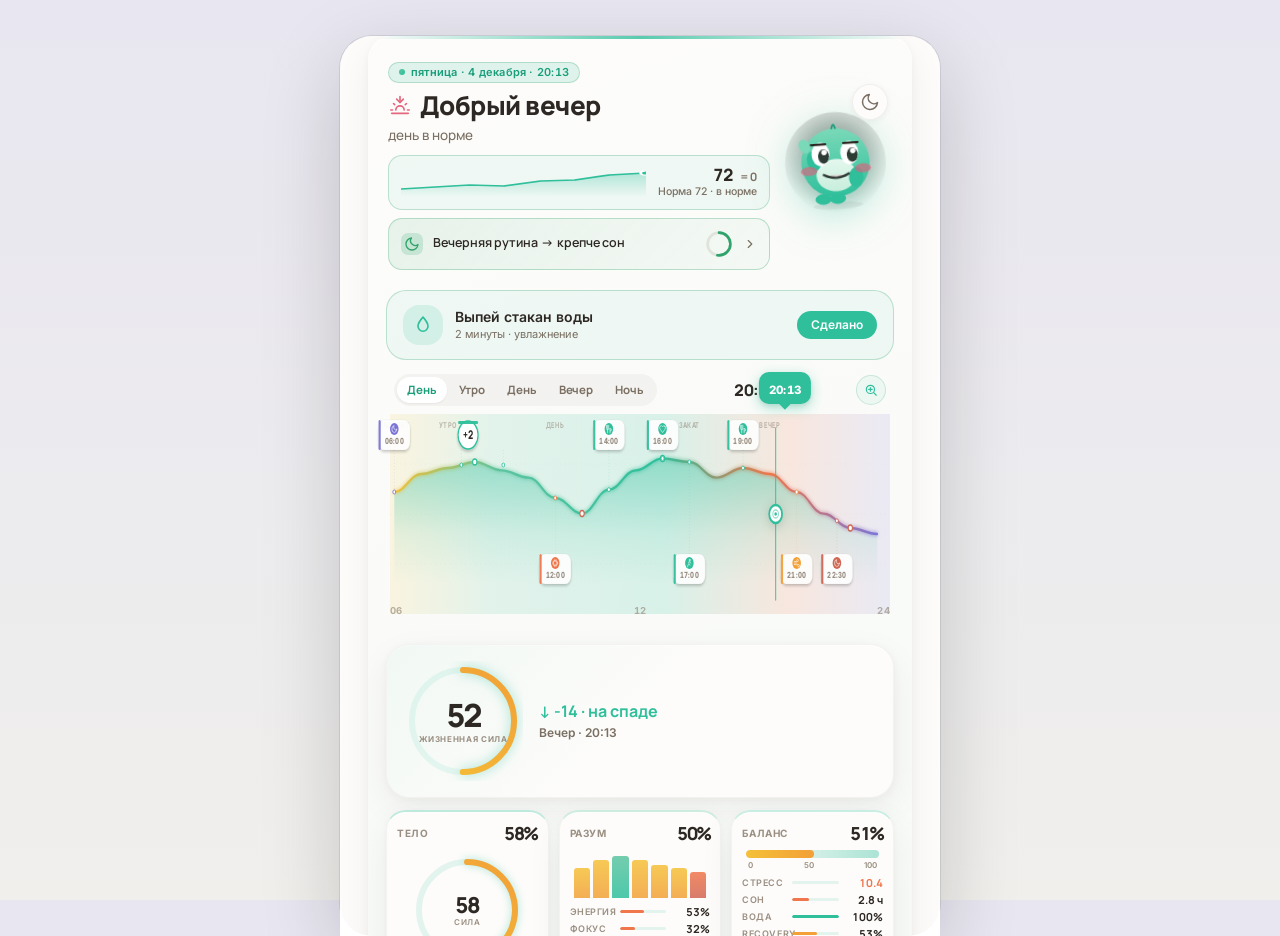
<file: index.html>
﻿<!DOCTYPE html>
<html lang="ru">
<head>
<meta charset="UTF-8">
<meta name="viewport" content="width=device-width, initial-scale=1.0, maximum-scale=1.0, user-scalable=no">
<title>Atlas Health — Сегодня</title>
<link href="https://fonts.googleapis.com/css2?family=Manrope:wght@400;500;600;700;800&family=Inter:wght@400;500;600;700&display=swap" rel="stylesheet">
<link rel="stylesheet" href="css/style.css">
<script src="js/micro-actions.js" defer></script>
 <script src="js/patterns.js" defer></script>
<script src="js/components.js" defer></script>
<script src="js/metrics.js" defer></script>
<script src="js/timeline.js" defer></script>
<script src="js/main.js" defer></script>
</head>
<body>
<div class="app">

<section class="snap-section snap-today" data-section="today" data-section-label="Сегодня">
<button id="theme-toggle" onclick="toggleTheme()" class="theme-toggle" aria-label="Переключить тему">
<svg width="20" height="20" viewBox="0 0 24 24" fill="none" stroke="currentColor" stroke-width="1.8" stroke-linecap="round" stroke-linejoin="round"><path d="M21 12.79A9 9 0 1 1 11.21 3 7 7 0 0 0 21 12.79z"/></svg>
</button>
<div class="hero-stack">

<header class="hero">
<div class="hero-greeting">
<div class="hero-meta"><span class="hero-meta-dot"></span><span class="hero-meta-text" id="heroDate">—</span></div>
<h1 class="hero-title"><span class="hero-title-ic" id="heroGreetIcon" aria-hidden="true"><svg width="20" height="20" viewBox="0 0 24 24" fill="none" stroke="currentColor" stroke-width="2" stroke-linecap="round" stroke-linejoin="round"><circle cx="12" cy="12" r="4"/><path d="M12 2v2M12 20v2M4.93 4.93l1.41 1.41M17.66 17.66l1.41 1.41M2 12h2M20 12h2M4.93 19.07l1.41-1.41M17.66 6.34l1.41-1.41"/></svg></span><span id="heroGreetText">Добрый день</span></h1>
<p class="hero-subline" id="heroSubline">Загружаем день…</p>

<div class="hero-trend" id="heroTrend">
<svg class="hero-trend-spark" viewBox="0 0 100 28" preserveAspectRatio="none" aria-hidden="true">
<defs><linearGradient id="heroSparkGrad" x1="0" y1="0" x2="0" y2="1"><stop offset="0%" stop-color="var(--accent)" stop-opacity=".32"/><stop offset="100%" stop-color="var(--accent)" stop-opacity="0"/></linearGradient></defs>
<path d="M0 20 L14 18 L28 16 L42 17 L57 12 L71 11 L85 6 L100 4 L100 28 L0 28 Z" fill="url(#heroSparkGrad)"/>
<path d="M0 20 L14 18 L28 16 L42 17 L57 12 L71 11 L85 6 L100 4" fill="none" stroke="var(--accent)" stroke-width="1.6" stroke-linecap="round" stroke-linejoin="round"/>
<circle cx="100" cy="4" r="2.2" fill="var(--accent)" stroke="#fff" stroke-width="1.2"/>
</svg>
<div class="hero-trend-info">
<div class="hero-trend-num"><span id="heroTrendNum">78</span><span class="hero-trend-delta" id="heroTrendDelta">↑ +6</span></div>
<div class="hero-trend-foot" id="heroTrendFoot">Норма 72 · сегодня выше</div>
</div>
</div>

<button class="hero-signal" id="heroSignal" type="button" aria-label="Главный сигнал дня">
<span class="hero-signal-ic" id="heroSignalIc" aria-hidden="true"></span>
<span class="hero-signal-text" id="heroSignalText">Загружаем…</span>
<span class="hero-signal-mini-ring" aria-hidden="true">
<svg viewBox="0 0 32 32" class="hero-mini-svg">
<circle class="hmr-track" cx="16" cy="16" r="13"/>
<circle class="hmr-fill" id="heroMiniFill" cx="16" cy="16" r="13" stroke-dasharray="81.68" stroke-dashoffset="81.68"/>
</svg>
</span>
<span class="hero-signal-chev" aria-hidden="true">
<svg width="14" height="14" viewBox="0 0 24 24" fill="none" stroke="currentColor" stroke-width="2" stroke-linecap="round" stroke-linejoin="round"><path d="M9 6l6 6-6 6"/></svg>
</span>
</button>
</div>
<div class="mascot-wrap" id="mascotWrap" aria-label="Маскот-компаньон">
<svg class="mascot" id="mascotSvg" viewBox="0 0 120 120" aria-hidden="true">
<defs>
<radialGradient id="mascotGlow" cx="50%" cy="40%" r="60%"><stop offset="0%" stop-color="currentColor" stop-opacity=".5"/><stop offset="100%" stop-color="currentColor" stop-opacity="0"/></radialGradient>
<linearGradient id="mascotBody" x1="0" y1="0" x2="0" y2="1"><stop offset="0%" stop-color="var(--m-color-light)"/><stop offset="100%" stop-color="var(--m-color-dark)"/></linearGradient>
<linearGradient id="mascotBelly" x1="0" y1="0" x2="0" y2="1"><stop offset="0%" stop-color="#E4F7EE"/><stop offset="100%" stop-color="#C8EEDC"/></linearGradient>
<radialGradient id="blushGrad" cx="0.5" cy="0.5" r="0.5"><stop offset="0%" stop-color="#FF8AA0" stop-opacity="0.8"/><stop offset="100%" stop-color="#FF8AA0" stop-opacity="0"/></radialGradient>
<filter id="softShadow"><feGaussianBlur stdDeviation="0.8"/></filter>
</defs>

<!-- Aura glow (использует currentColor = --m-color через CSS) -->
<circle cx="60" cy="60" r="56" fill="url(#mascotGlow)" class="m-aura" style="color:var(--m-color)"/>

<!-- Floating particles (сердечки при хорошем, капли при тяжёлом) -->
<g class="m-particles" id="mParticles"></g>

<!-- Ground shadow -->
<ellipse cx="60" cy="108" rx="28" ry="4" fill="rgba(45,40,35,.06)" class="m-shadow"/>

<!-- Feet -->
<g class="m-feet">
<ellipse cx="60" cy="100" rx="9" ry="6" fill="var(--accent)" class="m-foot-l"/>
<ellipse cx="44" cy="100" rx="9" ry="6" fill="var(--accent)" class="m-foot-r"/>
</g>

<!-- Held item (позади тела) -->
<g class="m-item" id="mItem"></g>

<!-- Body (с idle-дыханием) -->
<g class="m-body-wrap">
<circle cx="60" cy="60" r="38" fill="url(#mascotBody)" class="m-body"/>
<ellipse cx="60" cy="74" rx="22" ry="18" fill="url(#mascotBelly)" class="m-belly"/>
</g>

<!-- Arms (позиция рук меняется) -->
<g class="m-arms" id="mArms">
<ellipse class="m-arm m-arm-l" cx="26" cy="62" rx="8" ry="11" fill="var(--accent)" transform="rotate(-15 26 62)"/>
<ellipse class="m-arm m-arm-r" cx="94" cy="62" rx="8" ry="11" fill="var(--accent)" transform="rotate(15 94 62)"/>
</g>

<!-- Ears (на макушке, шевелятся) -->
<g class="m-ears" id="mEars">
<ellipse class="m-ear m-ear-l" cx="36" cy="22" rx="6" ry="8" fill="var(--accent-light)" transform="rotate(-25 36 22)"/>
<ellipse class="m-ear m-ear-r" cx="84" cy="22" rx="6" ry="8" fill="var(--accent-light)" transform="rotate(25 84 22)"/>
</g>

<!-- Hair tuft (хохолок) -->
<g class="m-tuft">
<path d="M58 22 Q60 14 62 22" stroke="var(--accent-dark)" stroke-width="2" fill="none" stroke-linecap="round"/>
</g>

<!-- Cheeks (blush, intensity меняется) -->
<ellipse class="m-blush m-blush-l" cx="30" cy="68" rx="8" ry="5" fill="url(#blushGrad)" opacity="0.6"/>
<ellipse class="m-blush m-blush-r" cx="90" cy="68" rx="8" ry="5" fill="url(#blushGrad)" opacity="0.6"/>

<!-- Eyes (4 состояния) -->
<g class="m-eyes" id="mEyes">
<ellipse class="m-eye-white m-eye-l" cx="44" cy="50" rx="10" ry="13" fill="#FFFFFF"/>
<ellipse class="m-eye-white m-eye-r" cx="76" cy="50" rx="10" ry="13" fill="#FFFFFF"/>
<ellipse class="m-pupil m-pupil-l" cx="46" cy="52" rx="6" ry="8" fill="#2D3B35"/>
<ellipse class="m-pupil m-pupil-r" cx="78" cy="52" rx="6" ry="8" fill="#2D3B35"/>
<circle class="m-shine m-shine-l" cx="48" cy="48" r="3" fill="#FFFFFF"/>
<circle class="m-shine m-shine-r" cx="80" cy="48" r="3" fill="#FFFFFF"/>
<circle class="m-shine-mini m-shine-l" cx="39" cy="57" r="1.8" fill="#FFFFFF" opacity="0.7"/>
<circle class="m-shine-mini m-shine-r" cx="71" cy="57" r="1.8" fill="#FFFFFF" opacity="0.7"/>
</g>

<!-- Eyebrows (выражение меняется) -->
<g class="m-brows" id="mBrows">
<path class="m-brow m-brow-l" d="M34 40 Q42 34 50 38" stroke="#2D3B35" stroke-width="2.5" fill="none" stroke-linecap="round"/>
<path class="m-brow m-brow-r" d="M70 38 Q78 34 86 40" stroke="#2D3B35" stroke-width="2.5" fill="none" stroke-linecap="round"/>
</g>

<!-- Smile (много форм) -->
<path class="m-smile" id="mSmile" d="M46 70 Q60 86 74 70" stroke="#2D3B35" stroke-width="2.5" fill="none" stroke-linecap="round"/>
<path class="m-mouth-fill" id="mMouthFill" d="M50 72 Q60 80 70 72" fill="#E85A7A" opacity="0.3"/>

<!-- Cheek freckles (веснушки) -->
<circle class="m-freckle" cx="30" cy="64" r="1.2" fill="#D47A5A" opacity="0.4"/>
<circle class="m-freckle" cx="90" cy="64" r="1.2" fill="#D47A5A" opacity="0.4"/>

<!-- Zzz bubbles (для sleepy state) -->
<g class="m-zzz" id="mZzz" opacity="0">
<text x="78" y="20" font-size="9" font-weight="700" fill="var(--accent-dark)" font-family="Manrope,sans-serif">z</text>
<text x="84" y="14" font-size="11" font-weight="700" fill="var(--accent-dark)" font-family="Manrope,sans-serif">z</text>
<text x="92" y="9" font-size="14" font-weight="700" fill="var(--accent-dark)" font-family="Manrope,sans-serif">Z</text>
</g>
</svg>

<!-- Speech bubble (появляется при клике) -->
<div class="m-speech" id="mSpeech" aria-live="polite">
  <span class="m-speech-text" id="mSpeechText">Привет!</span>
</div>
</div>
</header>

 <div class="micro-action-card" id="microActionCard" aria-live="polite"></div>

<section class="timeline" aria-label="Лента дня">
<div class="timeline-head">
<div class="th-periods" role="tablist" aria-label="Период дня">
<button class="th-period is-active" data-period="day"   type="button" role="tab" aria-selected="true">День</button>
<button class="th-period"             data-period="morning" type="button" role="tab" aria-selected="false">Утро</button>
<button class="th-period"             data-period="daypart" type="button" role="tab" aria-selected="false">День</button>
<button class="th-period"             data-period="evening" type="button" role="tab" aria-selected="false">Вечер</button>
<button class="th-period"             data-period="night"   type="button" role="tab" aria-selected="false">Ночь</button>
</div>
<div class="th-now" id="thNow">14:58</div>
<button class="th-zoom" id="thZoom" type="button" aria-label="Приблизить">
<svg class="th-zoom-in" width="14" height="14" viewBox="0 0 24 24" fill="none" stroke="currentColor" stroke-width="2" stroke-linecap="round" stroke-linejoin="round"><circle cx="11" cy="11" r="7"/><path d="M21 21l-4.35-4.35M11 8v6M8 11h6"/></svg>
<svg class="th-zoom-out" width="14" height="14" viewBox="0 0 24 24" fill="none" stroke="currentColor" stroke-width="2" stroke-linecap="round" stroke-linejoin="round"><circle cx="11" cy="11" r="7"/><path d="M21 21l-4.35-4.35M8 11h6"/></svg>
</button>
</div>
<div class="timeline-stage">
<div class="timeline-axis" id="timelineAxis">
<svg class="timeline-svg" viewBox="0 0 700 200" preserveAspectRatio="none" aria-hidden="true">
<defs>
<linearGradient id="todGrad" x1="0" y1="0" x2="1" y2="0">
<stop offset="0%" stop-color="#F2C037" stop-opacity=".18"/>
<stop offset="20%" stop-color="#5CC4A0" stop-opacity=".22"/>
<stop offset="55%" stop-color="#2FBF9B" stop-opacity=".24"/>
<stop offset="80%" stop-color="#F0764B" stop-opacity=".22"/>
<stop offset="100%" stop-color="#7B74D6" stop-opacity=".18"/>
</linearGradient>
<linearGradient id="moodFill" x1="0" y1="0" x2="0" y2="1">
<stop offset="0%" stop-color="var(--accent)" stop-opacity=".5"/>
<stop offset="60%" stop-color="var(--accent)" stop-opacity=".12"/>
<stop offset="100%" stop-color="var(--accent)" stop-opacity="0"/>
</linearGradient>
<linearGradient id="moodStroke" x1="0" y1="0" x2="1" y2="0">
<stop offset="0%" stop-color="#F2C037"/>
<stop offset="22%" stop-color="#5CC4A0"/>
<stop offset="55%" stop-color="#2FBF9B"/>
<stop offset="78%" stop-color="#F0764B"/>
<stop offset="100%" stop-color="#7B74D6"/>
</linearGradient>
<linearGradient id="eventMarker" x1="0" y1="0" x2="0" y2="1">
<stop offset="0%" stop-color="rgba(255,255,255,.96)"/>
<stop offset="100%" stop-color="rgba(255,255,255,.82)"/>
</linearGradient>
<radialGradient id="scrubberHalo" cx="0.5" cy="0.5" r="0.5">
<stop offset="0%" stop-color="var(--accent)" stop-opacity=".35"/>
<stop offset="60%" stop-color="var(--accent)" stop-opacity=".08"/>
<stop offset="100%" stop-color="var(--accent)" stop-opacity="0"/>
</radialGradient>
<filter id="moodGlow" x="-10%" y="-50%" width="120%" height="200%">
<feGaussianBlur stdDeviation="2" result="blur"/>
<feMerge>
<feMergeNode in="blur"/>
<feMergeNode in="SourceGraphic"/>
</feMerge>
</filter>
<filter id="pillShadow" x="-20%" y="-50%" width="140%" height="200%">
<feGaussianBlur stdDeviation="1.4" in="SourceAlpha"/>
<feOffset dx="0" dy="1.5"/>
<feComponentTransfer><feFuncA type="linear" slope="0.22"/></feComponentTransfer>
<feMerge>
<feMergeNode/>
<feMergeNode in="SourceGraphic"/>
</feMerge>
</filter>
<clipPath id="stageClip">
<rect x="0" y="0" width="700" height="200"/>
</clipPath>
</defs>

<rect class="tod-bg" x="0" y="0" width="700" height="200" fill="url(#todGrad)"/>

<g class="tl-grid">
<line x1="0" y1="50" x2="700" y2="50"/>
<line x1="0" y1="100" x2="700" y2="100"/>
<line x1="0" y1="150" x2="700" y2="150"/>
</g>

<g class="tl-tod-labels" id="tlTodLabels"></g>

<g class="tl-events-top" id="tlEventsTop"></g>
<g class="tl-events-bottom" id="tlEventsBottom"></g>

<path id="tlMoodArea" d="M0 100 L0 100" fill="url(#moodFill)"/>
<path id="tlMoodPath" d="M0 100" fill="none" stroke="url(#moodStroke)" stroke-width="2.5" stroke-linecap="round" stroke-linejoin="round" filter="url(#moodGlow)"/>
<g class="tl-mood-dots" id="tlMoodDots"></g>

<g class="tl-scrubber" id="tlScrubber" transform="translate(0,0)">
<rect class="tl-scrubber-halo" x="-22" y="0" width="44" height="200" fill="url(#scrubberHalo)"/>
<line class="tl-cursor" x1="0" y1="14" x2="0" y2="186"/>
<circle class="tl-handle-outer" cx="0" cy="100" r="9"/>
<circle class="tl-handle-inner" cx="0" cy="100" r="4"/>
<circle class="tl-handle-dot" cx="0" cy="100" r="1.8"/>
</g>
</svg>

<div class="timeline-track" id="timelineTrack" role="slider" aria-label="Ползунок времени суток" aria-valuemin="6" aria-valuemax="24" aria-valuenow="14"></div>
<div class="timeline-scrubber-bubble" id="scrubberBubble">
<span class="tsb-time" id="tsbTime">14:00</span>
</div>
</div>
<div class="timeline-edge timeline-edge-l">06</div>
<div class="timeline-edge timeline-edge-c">12</div>
<div class="timeline-edge timeline-edge-r">24</div>
</div>
</section>

<!-- ===== VITAL INDEX SECTION — Premium 4-card layout ===== -->
<section class="vital-section" id="vitalSection">

  <!-- VITAL INDEX — Main Ring -->
  <div class="vital-index" id="vitalIndex">
    <div class="vi-ring">
      <svg viewBox="0 0 160 160" class="vi-svg">
        <defs>
          <linearGradient id="viGrad" x1="0%" y1="0%" x2="100%" y2="100%">
            <stop offset="0%" stop-color="#5CC4A0"/>
            <stop offset="100%" stop-color="#2FBF9B"/>
          </linearGradient>
          <linearGradient id="viWarnGrad" x1="0%" y1="0%" x2="100%" y2="100%">
            <stop offset="0%" stop-color="#F5C037"/>
            <stop offset="100%" stop-color="#F2A037"/>
          </linearGradient>
          <linearGradient id="viBadGrad" x1="0%" y1="0%" x2="100%" y2="100%">
            <stop offset="0%" stop-color="#F0764B"/>
            <stop offset="100%" stop-color="#D06552"/>
          </linearGradient>
          <filter id="viGlow">
            <feDropShadow dx="0" dy="2" stdDeviation="6" flood-color="#2FBF9B" flood-opacity="0.35"/>
          </filter>
        </defs>
        <circle cx="80" cy="80" r="68" class="vi-track"/>
        <circle cx="80" cy="80" r="68" class="vi-fill" id="viFill" stroke="url(#viGrad)" filter="url(#viGlow)"/>
      </svg>
      <div class="vi-center">
        <div class="vi-score" id="viScore">—</div>
        <div class="vi-label">ЖИЗНЕННАЯ СИЛА</div>
      </div>
    </div>
    <div class="vi-info">
      <div class="vi-trend" id="viTrend">—</div>
      <div class="vi-time" id="viTime">День · —</div>
    </div>
  </div>

  <!-- 3 Cards: Body, Mind, Balance -->
  <div class="vital-cards">

    <!-- BODY Card — Ring visualization -->
    <div class="vital-card" data-cat="body">
      <div class="vc-head">
        <span class="vc-title">ТЕЛО</span>
        <span class="vc-score" id="bodyScore">—</span>
      </div>
      <div class="vc-ring-wrap">
        <svg viewBox="0 0 120 120" class="vc-ring-svg">
          <defs>
          <linearGradient id="bodyGrad" x1="0%" y1="0%" x2="100%" y2="100%">
            <stop offset="0%" stop-color="#5CC4A0"/>
            <stop offset="100%" stop-color="#2FBF9B"/>
          </linearGradient>
          <linearGradient id="bodyWarnGrad" x1="0%" y1="0%" x2="100%" y2="100%">
            <stop offset="0%" stop-color="#F5C037"/>
            <stop offset="100%" stop-color="#F2A037"/>
          </linearGradient>
          <linearGradient id="bodyBadGrad" x1="0%" y1="0%" x2="100%" y2="100%">
            <stop offset="0%" stop-color="#F0764B"/>
            <stop offset="100%" stop-color="#D06552"/>
          </linearGradient>
          </defs>
          <circle cx="60" cy="60" r="48" class="vc-ring-track"/>
          <circle cx="60" cy="60" r="48" class="vc-ring-fill" id="bodyRing" stroke="url(#bodyGrad)" stroke-dasharray="301.59" stroke-dashoffset="301.59"/>
        </svg>
        <div class="vc-ring-center">
          <div class="vc-ring-num" id="bodyRingNum">—</div>
          <div class="vc-ring-label">сила</div>
        </div>
      </div>
      <div class="vc-metrics">
        <div class="vm-row">
          <span class="vm-label">HRV</span>
          <div class="vm-bar"><div class="vm-bar-fill" id="bodyHrvBar"></div></div>
          <span class="vm-value" id="bodyHrv">—</span>
        </div>
        <div class="vm-row">
          <span class="vm-label">Восстан</span>
          <div class="vm-bar"><div class="vm-bar-fill" id="bodyRecoveryBar"></div></div>
          <span class="vm-value" id="bodyRecovery">—</span>
        </div>
        <div class="vm-row">
          <span class="vm-label">Шаги</span>
          <div class="vm-bar"><div class="vm-bar-fill" id="bodyStepsBar"></div></div>
          <span class="vm-value" id="bodySteps">—</span>
        </div>
        <div class="vm-row">
          <span class="vm-label">Strain</span>
          <div class="vm-bar"><div class="vm-bar-fill" id="bodyStrainBar"></div></div>
          <span class="vm-value" id="bodyStrain">—</span>
        </div>
      </div>
    </div>

    <!-- MIND Card — Wave visualization -->
    <div class="vital-card" data-cat="mind">
      <div class="vc-head">
        <span class="vc-title">РАЗУМ</span>
        <span class="vc-score" id="mindScore">—</span>
      </div>
      <div class="vc-wave" id="mindWave">
        <div class="vc-wave-bar" data-v="82" style="height:82%"></div>
        <div class="vc-wave-bar" data-v="78" style="height:78%"></div>
        <div class="vc-wave-bar" data-v="88" style="height:88%"></div>
        <div class="vc-wave-bar" data-v="75" style="height:75%"></div>
        <div class="vc-wave-bar" data-v="90" style="height:90%"></div>
        <div class="vc-wave-bar" data-v="72" style="height:72%"></div>
        <div class="vc-wave-bar" data-v="85" style="height:85%"></div>
      </div>
      <div class="vc-metrics">
        <div class="vm-row">
          <span class="vm-label">Энергия</span>
          <div class="vm-bar"><div class="vm-bar-fill" id="mindEnergyBar"></div></div>
          <span class="vm-value" id="mindEnergy">—</span>
        </div>
        <div class="vm-row">
          <span class="vm-label">Фокус</span>
          <div class="vm-bar"><div class="vm-bar-fill" id="mindFocusBar"></div></div>
          <span class="vm-value" id="mindFocus">—</span>
        </div>
        <div class="vm-row">
          <span class="vm-label">Настроение</span>
          <div class="vm-bar"><div class="vm-bar-fill" id="mindMoodBar"></div></div>
          <span class="vm-value" id="mindMood">—</span>
        </div>
        <div class="vm-row">
          <span class="vm-label">Ясность</span>
          <div class="vm-bar"><div class="vm-bar-fill" id="mindClarityBar"></div></div>
          <span class="vm-value" id="mindClarity">—</span>
        </div>
      </div>
    </div>

    <!-- BALANCE Card — Scale visualization -->
    <div class="vital-card" data-cat="balance">
      <div class="vc-head">
        <span class="vc-title">БАЛАНС</span>
        <span class="vc-score" id="balanceScore">—</span>
      </div>
      <div class="vc-scale">
        <div class="vc-scale-bar">
          <div class="vc-scale-fill" id="balanceScaleFill" style="width:50%"></div>
        </div>
        <div class="vc-scale-labels">
          <span>0</span>
          <span>50</span>
          <span>100</span>
        </div>
      </div>
      <div class="vc-metrics">
        <div class="vm-row">
          <span class="vm-label">Стресс</span>
          <div class="vm-bar"><div class="vm-bar-fill" id="balanceStressBar"></div></div>
          <span class="vm-value" id="balanceStress">—</span>
        </div>
        <div class="vm-row">
          <span class="vm-label">Сон</span>
          <div class="vm-bar"><div class="vm-bar-fill" id="balanceSleepBar"></div></div>
          <span class="vm-value" id="balanceSleep">—</span>
        </div>
        <div class="vm-row">
          <span class="vm-label">Вода</span>
          <div class="vm-bar"><div class="vm-bar-fill" id="balanceWaterBar"></div></div>
          <span class="vm-value" id="balanceWater">—</span>
        </div>
        <div class="vm-row">
          <span class="vm-label">Recovery</span>
          <div class="vm-bar"><div class="vm-bar-fill" id="balanceRecoveryBar"></div></div>
          <span class="vm-value" id="balanceRecovery">—</span>
        </div>
      </div>
    </div>

  </div>

  <!-- Context: Event + Insight -->
  <div class="vital-context" id="vitalContext">
    <div class="vc-event" id="vcEvent">—</div>
    <div class="vc-insight" id="vcInsight">—</div>
  </div>

</section>

<section class="dynamics-card">
<div class="dynamics-head"><div class="dynamics-title">Прогноз до конца дня</div><div class="dynamics-trend" id="dynamicsTrend">к концу ~55</div></div>
<div class="dynamics-grid">
<div class="dyn-cell"><div class="dyn-label">Пик был</div><div class="dyn-value" id="dynPeak">18:00</div></div>
<div class="dyn-cell"><div class="dyn-label">Сейчас</div><div class="dyn-value" id="dynNow">—</div></div>
<div class="dyn-cell"><div class="dyn-label">К 24:00</div><div class="dyn-value" id="dynEod">~25</div></div>
</div>
<div class="dynamics-foot" id="dynamicsFoot">Среда обычно 75</div>
</section>

<details class="drilldown">
<summary class="drilldown-summary">
<span class="drilldown-label">Подробнее</span>
<span class="drilldown-meta">HRV · Сон · Стресс · Восстановление</span>
<svg class="drilldown-chev" width="14" height="14" viewBox="0 0 24 24" fill="none" stroke="currentColor" stroke-width="2" stroke-linecap="round" stroke-linejoin="round"><path d="M6 9l6 6 6-6"/></svg>
</summary>
<div class="drilldown-body">
<div class="dd-row"><div class="dd-name">HRV</div><div class="dd-bar"><div class="dd-fill" style="width:85%"></div></div><div class="dd-val">+12</div></div>
<div class="dd-row"><div class="dd-name">Сон</div><div class="dd-bar"><div class="dd-fill" style="width:60%"></div></div><div class="dd-val">−5</div></div>
<div class="dd-row"><div class="dd-name">Стресс</div><div class="dd-bar"><div class="dd-fill" style="width:75%"></div></div><div class="dd-val">+8</div></div>
<div class="dd-row"><div class="dd-name">Восст.</div><div class="dd-bar"><div class="dd-fill" style="width:90%"></div></div><div class="dd-val">+6</div></div>
<div class="dd-row"><div class="dd-name">Нагрузка</div><div class="dd-bar"><div class="dd-fill" style="width:70%"></div></div><div class="dd-val">380 у.е.</div></div>
<div class="dd-row"><div class="dd-name">Энергия</div><div class="dd-bar"><div class="dd-fill" style="width:76%"></div></div><div class="dd-val">76%</div></div>
<button class="btn btn-ghost btn-full" type="button" id="gotoTrend">Смотреть тренд</button>
</div>
</details>

<section class="next-event" id="nextEvent">
<div class="ne-time" id="neTime">16:00</div>
<div class="ne-body"><div class="ne-title" id="neTitle">Check-in</div><div class="ne-sub" id="neSub">Как ты сейчас?</div></div>
<button class="btn btn-mini" type="button">Готово</button>
</section>

<button class="trend-expand-btn" id="trendExpandBtn" type="button" aria-expanded="false" aria-controls="trendPanel">
<span class="teb-label">Развернуть тренд за неделю</span>
<span class="teb-chev" aria-hidden="true">
<svg width="14" height="14" viewBox="0 0 24 24" fill="none" stroke="currentColor" stroke-width="2" stroke-linecap="round" stroke-linejoin="round"><path d="M6 9l6 6 6-6"/></svg>
</span>
</button>

<section class="trend-panel" id="trendPanel" hidden aria-label="Тренд за неделю">
<div class="period-tabs" role="tablist" aria-label="Период">
<button class="period-tab is-active" type="button" role="tab" aria-selected="true" data-period="week">Неделя</button>
<button class="period-tab" type="button" role="tab" aria-selected="false" data-period="month">Месяц</button>
<button class="period-tab" type="button" role="tab" aria-selected="false" data-period="year">Год</button>
</div>
<section class="card week-chart">
<div class="card-title">Готовность по дням</div>
<div class="week-bars">
<div class="wb"><div class="wb-track"><div class="wb-fill" style="height:72%"></div></div><div class="wb-day">Пн</div><div class="wb-val">72</div></div>
<div class="wb"><div class="wb-track"><div class="wb-fill" style="height:70%"></div></div><div class="wb-day">Вт</div><div class="wb-val">70</div></div>
<div class="wb is-today"><div class="wb-track"><div class="wb-fill" style="height:75%"></div></div><div class="wb-day">Ср</div><div class="wb-val">75</div></div>
<div class="wb"><div class="wb-track"><div class="wb-fill" style="height:73%"></div></div><div class="wb-day">Чт</div><div class="wb-val">73</div></div>
<div class="wb"><div class="wb-track"><div class="wb-fill" style="height:76%"></div></div><div class="wb-day">Пт</div><div class="wb-val">76</div></div>
<div class="wb"><div class="wb-track"><div class="wb-fill" style="height:74%"></div></div><div class="wb-day">Сб</div><div class="wb-val">74</div></div>
<div class="wb"><div class="wb-track"><div class="wb-fill" style="height:78%"></div></div><div class="wb-day">Вс</div><div class="wb-val">78</div></div>
</div>
<p class="week-foot">Среда обычно 75, сегодня 78 — выше обычного</p>
</section>
<div class="trend-compares">
<div class="cmp-card"><div class="cmp-label">Готовность</div><div class="cmp-val">+6</div><div class="cmp-sub">к прошлой неделе</div></div>
<div class="cmp-card"><div class="cmp-label">Шаги</div><div class="cmp-val">+12%</div><div class="cmp-sub">к прошлой неделе</div></div>
<div class="cmp-card"><div class="cmp-label">Сон</div><div class="cmp-val">+15м</div><div class="cmp-sub">к прошлой неделе</div></div>
</div>
<section class="card achievements">
<div class="card-title">Достижения</div>
<div class="ach-list">
<div class="ach"><span class="ach-ic" aria-hidden="true"><svg width="18" height="18" viewBox="0 0 24 24" fill="none" stroke="currentColor" stroke-width="1.8" stroke-linecap="round" stroke-linejoin="round"><path d="M13 2L4 14h7l-1 8 9-12h-7l1-8z"/></svg></span><div class="ach-text"><div class="ach-title">7 дней подряд шаги 8000+</div><div class="ach-sub">Личная серия</div></div></div>
<div class="ach"><span class="ach-ic" aria-hidden="true"><svg width="18" height="18" viewBox="0 0 24 24" fill="none" stroke="currentColor" stroke-width="1.8" stroke-linecap="round" stroke-linejoin="round"><path d="M22 12h-4l-3 9L9 3l-3 9H2"/></svg></span><div class="ach-text"><div class="ach-title">Готовность 75+ 5 дней из 7</div><div class="ach-sub">Неделя</div></div></div>
<div class="ach"><span class="ach-ic" aria-hidden="true"><svg width="18" height="18" viewBox="0 0 24 24" fill="none" stroke="currentColor" stroke-width="1.8" stroke-linecap="round" stroke-linejoin="round"><path d="M21 12.79A9 9 0 1 1 11.21 3 7 7 0 0 0 21 12.79z"/></svg></span><div class="ach-text"><div class="ach-title">Лучший сон за месяц: 8.2ч</div><div class="ach-sub">12 дней назад</div></div></div>
</div>
</section>
<section class="card patterns-summary" id="patternsSummary" aria-label="Твои паттерны">
<div class="card-title">Твои паттерны</div>
<div class="patterns-summary-meta">На основе 30 дней наблюдений</div>
<div class="patterns-summary-bars" id="patternsSummaryBars"></div>
<button class="patterns-summary-btn" id="openPatternsModal" type="button">
<span class="psb-label">Открыть все паттерны</span>
<span class="psb-count" id="patternsTotalCount">0</span>
<svg width="14" height="14" viewBox="0 0 24 24" fill="none" stroke="currentColor" stroke-width="2" stroke-linecap="round" stroke-linejoin="round"><path d="M9 6l6 6-6 6"/></svg>
</button>
</section>

<!-- Modal: список паттернов -->
<div class="modal" id="patternsModal" role="dialog" aria-modal="true" aria-labelledby="patternsModalTitle" hidden>
<div class="modal-backdrop" data-close-modal></div>
<div class="modal-sheet">
<div class="modal-handle" aria-hidden="true"></div>
<header class="modal-head">
<div>
<div class="modal-eyebrow">Личные паттерны</div>
<h2 class="modal-title" id="patternsModalTitle">Что мы заметили</h2>
</div>
<button class="modal-close" type="button" data-close-modal aria-label="Закрыть">
<svg width="18" height="18" viewBox="0 0 24 24" fill="none" stroke="currentColor" stroke-width="2" stroke-linecap="round" stroke-linejoin="round"><path d="M18 6L6 18M6 6l12 12"/></svg>
</button>
</header>
<div class="modal-body">
<p class="modal-intro">Каждый паттерн — реальная связь между твоими действиями и результатом. Мы показываем силу эффекта, сколько наблюдений и насколько можно доверять.</p>
<div class="modal-tiers" id="patternsModalTiers"></div>
<p class="modal-footnote">Если данных мало — мы не делаем вид, что знаем. Ждём, пока накопится.</p>
</div>
</div>
</div>

<!-- Modal: детали одного паттерна -->
<div class="modal" id="patternDetailModal" role="dialog" aria-modal="true" aria-hidden="true" hidden>
<div class="modal-backdrop" data-close-modal></div>
<div class="modal-sheet modal-sheet-tall">
<div class="modal-handle" aria-hidden="true"></div>
<header class="modal-head">
<button class="modal-back" type="button" data-open-patterns aria-label="К списку">
<svg width="18" height="18" viewBox="0 0 24 24" fill="none" stroke="currentColor" stroke-width="2" stroke-linecap="round" stroke-linejoin="round"><path d="M15 6l-6 6 6 6"/></svg>
</button>
<div class="modal-head-title" id="patternDetailTitle">Паттерн</div>
<button class="modal-close" type="button" data-close-modal aria-label="Закрыть">
<svg width="18" height="18" viewBox="0 0 24 24" fill="none" stroke="currentColor" stroke-width="2" stroke-linecap="round" stroke-linejoin="round"><path d="M18 6L6 18M6 6l12 12"/></svg>
</button>
</header>
<div class="modal-body" id="patternDetailBody"></div>
</div>
</div>
<section class="card goals-card">
<div class="card-title">Цели</div>
<div class="goal-row"><div class="goal-row-text"><div class="goal-row-title">Шаги 8000/день</div><div class="goal-row-sub">65% дней закрыто</div></div><div class="goal-bar"><div class="goal-fill" style="width:65%"></div></div></div>
<div class="goal-row"><div class="goal-row-text"><div class="goal-row-title">Готовность 80+</div><div class="goal-row-sub">40% дней</div></div><div class="goal-bar"><div class="goal-fill" style="width:40%"></div></div></div>
</section>
</section>

</div>
</section>

</div>
</body>
</html>
<!-- test -->
</file>
<file: css/style.css>
/* =========================================================
   ATLAS HEALTH — КОНЦЕПЦИЯ 2.0
   ========================================================= */

:root{
  --bg: #F5F2ED;
  --bg-soft: #FDFCFA;
  --ink: #2D2823;
  --ink2: #7A6F62;
  --mut: #9A8F82;
  --line: rgba(24,40,60,.06);
  --line-soft: rgba(24,40,60,.04);
  --line-strong: rgba(24,40,60,.10);
  --pad-card: 16px;
  --pad-card-lg: 18px;
  --shadow-card: 0 1px 0 rgba(255,255,255,.6) inset, 0 2px 8px rgba(45,40,35,.04), 0 12px 36px rgba(45,40,35,.06);
  --accent: #2FBF9B;
  --accent-light: #5CC4A0;
  --accent-dark: #1A9E7A;
  --good: #2FA36B;
  --warn: #C98A1F;
  --bad: #D06552;
  --sleep: #7B74D6;
  --f: 'Manrope', system-ui, -apple-system, sans-serif;
  --f-ui: 'Inter', var(--f);
  --r-sm: 10px;
  --r-md: 16px;
  --r-lg: 20px;
  --r-xl: 24px;
  --r-full: 999px;
  --ease: cubic-bezier(0.16, 1, 0.3, 1);
}

*{box-sizing:border-box;margin:0;padding:0;-webkit-tap-highlight-color:transparent}
html,body{height:100%;font-family:var(--f)}
body{
  font-family:var(--f);
  background:linear-gradient(180deg,#EDF3F2 0%,#F5F2ED 30%);
  color:var(--ink);
  min-height:100vh;
  display:flex;
  justify-content:center;
  align-items:flex-start;
  overflow-x:hidden;
  padding:20px 0;
  transition:background 1.5s var(--ease);
}
body[data-time-period="dawn"]   {background:linear-gradient(180deg,#FDF4EC 0%,#F5E6D8 100%)}
body[data-time-period="morning"]{background:linear-gradient(180deg,#F2F5F0 0%,#EDF3F2 100%)}
body[data-time-period="day"]    {background:linear-gradient(180deg,#EDF3F2 0%,#F5F2ED 100%)}
body[data-time-period="sunset"] {background:linear-gradient(180deg,#FBE4D4 0%,#F5DDD0 100%)}
body[data-time-period="evening"]{background:linear-gradient(180deg,#E8E6F0 0%,#F0EFEC 100%)}
body[data-time-period="night"]  {background:linear-gradient(180deg,#2A2520 0%,#1A1814 100%);color:#fff}

.app{
  width:100%;
  max-width:480px;
  height:100vh;
  background:var(--bg-soft);
  border-radius:40px;
  overflow-y:auto;
  scroll-snap-type:y mandatory;
  scrollbar-width:none;
  padding:28px 18px 100px;
  box-shadow:0 25px 80px rgba(0,0,0,.18), 0 0 0 12px #1a1a1a, 0 0 0 14px #333;
  position:relative;
  transition:background 1.5s var(--ease),color .3s var(--ease);
}
.app::-webkit-scrollbar{display:none}

.snap-section{
  scroll-snap-align:start;
  min-height:calc(100vh - 56px);
  padding-bottom:8px;
  position:relative;
}

/* АКЦЕНТЫ ДЛЯ КАЖДОЙ СТРАНИЦЫ */
.snap-today{
  --accent:#2FBF9B; --accent-light:#5CC4A0; --accent-dark:#1A9E7A;
  --accent-soft:rgba(47,191,155,.14); --accent-line:rgba(47,163,107,.28);
  --accent-bg:rgba(47,191,155,.06); --accent-glow:rgba(47,191,155,.3);
}
.snap-trend{
  --accent:#F2A037; --accent-light:#F5C037; --accent-dark:#C98A1F;
  --accent-soft:rgba(242,160,55,.14); --accent-line:rgba(242,160,55,.32);
  --accent-bg:rgba(242,160,55,.07); --accent-glow:rgba(242,160,55,.32);
}

/* HERO-STACK */
.hero-stack{
  background:var(--bg-soft);
  border-radius:var(--r-xl);
  box-shadow:var(--shadow-card);
  padding:18px 18px 16px;
  position:relative;
  overflow:hidden;
  margin-bottom:12px;
}
.hero-stack::before{
  content:"";
  position:absolute;
  top:0;left:0;right:0;height:3px;
  background:linear-gradient(90deg,transparent,var(--accent),transparent);
  opacity:.8;
}
.snap-today .hero-stack{background:linear-gradient(160deg,var(--bg-soft) 0%,rgba(47,191,155,.04) 100%)}
.snap-trend .hero-stack{background:linear-gradient(160deg,var(--bg-soft) 0%,rgba(242,160,55,.05) 100%)}

.hero{display:flex;align-items:center;justify-content:space-between;gap:14px;margin-bottom:14px;padding:4px 2px 6px}
.hero-greeting{flex:1;min-width:0}
.hero-meta{
  display:inline-flex;align-items:center;gap:6px;
  margin-bottom:8px;padding:4px 10px;
  background:var(--accent-soft);
  border:.5px solid var(--accent-line);
  border-radius:var(--r-full);
  font:600 11px/1 var(--f-ui);
  color:var(--accent-dark);
  letter-spacing:.02em;
  font-variant-numeric:tabular-nums;
}
.hero-meta-dot{width:6px;height:6px;border-radius:50%;background:linear-gradient(135deg,var(--accent-light),var(--accent))}
.hero-title{
  display:flex;align-items:center;gap:8px;
  font:800 26px/1.15 var(--f);
  color:var(--ink);
  letter-spacing:-.02em;
  margin-bottom:6px;
}
.hero-title-ic{display:inline-flex;align-items:center;justify-content:center;width:24px;height:24px;flex-shrink:0}
.hero-title-ic svg{width:20px;height:20px}
.hero-subline{font:500 13.5px/1.4 var(--f);color:var(--ink2);max-width:280px}

/* HERO MINI-TREND — sparkline + num + delta внутри hero-блока */
.hero-trend{
  display:flex;align-items:center;gap:12px;
  margin-top:10px;padding:10px 12px;
  background:var(--accent-bg);
  border:.5px solid var(--accent-line);
  border-radius:14px;
  transition:background .15s var(--ease),transform .15s var(--ease);
}
.hero-trend:active{transform:scale(.99)}
.hero-trend-spark{flex:1;min-width:0;height:28px;display:block}
.hero-trend-info{flex-shrink:0;text-align:right}
.hero-trend-num{
  display:flex;align-items:baseline;gap:6px;justify-content:flex-end;
  font:800 17px/1 var(--f);
  color:var(--ink);
  letter-spacing:-.02em;
  font-variant-numeric:tabular-nums;
}
.hero-trend-delta{
  font:700 11.5px/1 var(--f);
  color:var(--good);
  font-variant-numeric:tabular-nums;
  transition:color .2s var(--ease);
}
.hero-trend-delta.is-down{color:var(--bad)}
.hero-trend-delta.is-flat{color:var(--ink2)}
.hero-trend-foot{
  font:500 10.5px/1.2 var(--f-ui);
  color:var(--ink2);
  margin-top:3px;
  white-space:nowrap;
}

/* МАСКОТ — premium */
.mascot-wrap{
  --m-color: #5CC4A0;
  --m-color-dark: #2FBF9B;
  --m-color-light: #7AD9B8;
  --m-color-soft: rgba(47,191,155,.22);
  --m-mouth: #E85A7A;
  --m-particle: #FF6B95;
  position:relative;
  flex-shrink:0;
  width:108px;height:108px;
  display:flex;align-items:center;justify-content:center;
  margin-top:-4px;
  cursor:pointer;
  transition:transform .3s var(--ease);
}
.mascot-wrap[data-mood-color="good"]{
  --m-color: #5CC4A0; --m-color-dark: #2FBF9B; --m-color-light: #7AD9B8;
  --m-color-soft: rgba(47,191,155,.22); --m-mouth: #E85A7A;
  --m-particle: #FF6B95;
}
.mascot-wrap[data-mood-color="warn"]{
  --m-color: #F5C037; --m-color-dark: #C98A1F; --m-color-light: #FAD878;
  --m-color-soft: rgba(242,160,55,.22); --m-mouth: #E89A6A;
  --m-particle: #F5C037;
}
.mascot-wrap[data-mood-color="load"]{
  --m-color: #F0764B; --m-color-dark: #C95F3B; --m-color-light: #F59B7A;
  --m-color-soft: rgba(240,118,75,.22); --m-mouth: #E85A7A;
  --m-particle: #F0764B;
}
.mascot-wrap[data-mood-color="bad"]{
  --m-color: #7BA8D9; --m-color-dark: #4A7AAB; --m-color-light: #A8C8E6;
  --m-color-soft: rgba(123,168,217,.22); --m-mouth: #A8C0D4;
  --m-particle: #7BA8D9;
}
.mascot-wrap:hover{transform:translateY(-2px) scale(1.02)}
.mascot{
  width:108px;height:108px;display:block;
  filter:drop-shadow(0 6px 16px var(--m-color-soft));
  transition:filter .4s var(--ease);
}
.mascot-wrap[data-mood-color="good"] .mascot{filter:drop-shadow(0 6px 22px rgba(47,191,155,.5))}
.mascot-wrap[data-mood-color="warn"] .mascot{filter:drop-shadow(0 6px 22px rgba(242,160,55,.45))}
.mascot-wrap[data-mood-color="load"] .mascot{filter:drop-shadow(0 6px 22px rgba(240,118,75,.45))}
.mascot-wrap[data-mood-color="bad"] .mascot{filter:drop-shadow(0 6px 22px rgba(123,168,217,.4));opacity:.94}

/* Idle дыхание (грудь) */
.m-body-wrap{
  transform-origin:60px 60px;
  animation:breath 3.6s ease-in-out infinite;
}
.m-body{transform-origin:60px 60px;animation:breathScale 3.6s ease-in-out infinite}
@keyframes breath{0%,100%{transform:translateY(0)}50%{transform:translateY(-0.8px)}}
@keyframes breathScale{0%,100%{transform:scale(1)}50%{transform:scale(1.012)}}

/* Моргание каждые 5с */
.m-eye-white,.m-pupil,.m-shine,.m-shine-mini{
  transform-origin:center;
  animation:blink 5s ease-in-out infinite;
}
.m-eye-l{transform-origin:44px 50px}
.m-eye-r{transform-origin:76px 50px}
@keyframes blink{
  0%,96%,100%{transform:scaleY(1)}
  98%{transform:scaleY(.1)}
}

/* Зрачки следят за scrubber */
.m-pupil{transition:cx .3s var(--ease),cy .3s var(--ease)}
.mascot-wrap[data-pose*="night"] .m-eye-l,
.mascot-wrap[data-pose*="night"] .m-eye-r{
  animation:blinkSleep 4s ease-in-out infinite;
  transform:scaleY(.15);
}
@keyframes blinkSleep{0%,100%{transform:scaleY(.15)}50%{transform:scaleY(.05)}}

/* Покачивание головы (объединено с tilt через CSS variable) */
.mascot-wrap{animation:headFloat 5s ease-in-out infinite;transform-origin:60px 90px}
@keyframes headFloat{
  0%,100%{transform:rotate(0)}
  25%{transform:rotate(.6deg)}
  75%{transform:rotate(-.6deg)}
}
/* Когда scrubber двигает head — отключаем idle-анимацию */
.mascot-wrap.is-tracking{animation:none}
/* На hover пауза, чтобы headFloat не конфликтовал с translateY */
.mascot-wrap:hover{animation-play-state:paused}

/* Tilt head по scrubber — накладывается на idle */
.mascot-wrap.tilt-left{transform:rotate(4deg)}
.mascot-wrap.tilt-right{transform:rotate(-4deg)}

/* Брови — разные выражения, цвет от mood */
.m-brow{transition:d .3s var(--ease);stroke:var(--ink)}

/* Уши, ноги, руки — все используют --m-color */
.m-ear-l,.m-ear-r{fill:var(--m-color-light)}
.m-foot-l,.m-foot-r{fill:var(--m-color-dark)}
.m-arm-l,.m-arm-r{fill:var(--m-color-dark)}
.m-tuft{stroke:var(--m-color-dark)}
.m-handle-outer{stroke:var(--m-color-dark)}
.m-handle-inner,.m-handle-dot{stroke:var(--m-color);fill:var(--m-color)}

/* Blush — radial gradient (цвет чуть розовый/оранжевый по mood) */
.m-blush{fill:var(--m-mouth);opacity:.6}

/* Рот — fill по mood */
#mMouthFill{fill:var(--m-mouth)}

/* Pupils — keep dark for contrast */
.m-pupil-l,.m-pupil-r{fill:#2D3B35;transition:fill .3s var(--ease)}
.mascot-wrap[data-mood-color="bad"] .m-pupil-l,
.mascot-wrap[data-mood-color="bad"] .m-pupil-r{fill:#3A4855}

/* Улыбка (много форм через d) */
#mSmile{transition:d .4s var(--ease),opacity .3s var(--ease)}
#mMouthFill{transition:d .4s var(--ease),opacity .3s var(--ease)}

/* Blush */
.m-blush{transition:opacity .4s var(--ease),rx .4s var(--ease)}

/* Уши шевелятся */
.m-ear{transform-origin:bottom center;transition:transform .3s var(--ease)}
.m-ear-l{transform-origin:36px 30px}
.m-ear-r{transform-origin:84px 30px}
.mascot-wrap[data-pose*="morning"] .m-ear-l{animation:earWiggleL 4s ease-in-out infinite}
.mascot-wrap[data-pose*="evening"] .m-ear-r{animation:earWiggleR 4.5s ease-in-out infinite}
@keyframes earWiggleL{0%,100%{transform:rotate(-25deg)}50%{transform:rotate(-15deg)}}
@keyframes earWiggleR{0%,100%{transform:rotate(25deg)}50%{transform:rotate(15deg)}}

/* Хохолок колышется */
.m-tuft{transform-origin:60px 22px;animation:tuftSway 4s ease-in-out infinite}
@keyframes tuftSway{
  0%,100%{transform:rotate(0)}
  50%{transform:rotate(8deg)}
}

/* Ноги — лёгкое переминание */
.m-foot-l,.m-foot-r{transform-origin:center top}
.m-foot-l{animation:footTapL 2.2s ease-in-out infinite}
.m-foot-r{animation:footTapR 2.2s ease-in-out infinite .4s}
@keyframes footTapL{0%,100%{transform:scaleY(1)}50%{transform:scaleY(.85) translateY(1px)}}
@keyframes footTapR{0%,100%{transform:scaleY(1)}50%{transform:scaleY(.85) translateY(1px)}}

/* Руки — позиция меняется через transform */
.m-arm{transition:transform .4s var(--ease)}
.mascot-wrap[data-pose*="happy"] .m-arm-l{transform:rotate(-30deg) translate(2px,-3px)}
.mascot-wrap[data-pose*="happy"] .m-arm-r{transform:rotate(30deg) translate(-2px,-3px)}
.mascot-wrap[data-pose*="tired"] .m-arm-l{transform:rotate(-5deg) translate(0,4px)}
.mascot-wrap[data-pose*="tired"] .m-arm-r{transform:rotate(5deg) translate(0,4px)}
.mascot-wrap[data-pose*="sad"] .m-arm-l{transform:rotate(-15deg) translate(-2px,2px)}
.mascot-wrap[data-pose*="sad"] .m-arm-r{transform:rotate(15deg) translate(2px,2px)}
.mascot-wrap[data-pose*="calm"] .m-arm-l{transform:rotate(-10deg)}
.mascot-wrap[data-pose*="calm"] .m-arm-r{transform:rotate(10deg)}

/* ZZZ — для sleeping */
.m-zzz{transition:opacity .3s var(--ease);transform-origin:80px 18px;animation:zzzFloat 3s ease-in-out infinite}
.m-zzz text{animation:zzzFade 3s ease-in-out infinite}
@keyframes zzzFloat{0%,100%{transform:translateY(0)}50%{transform:translateY(-4px)}}
@keyframes zzzFade{0%,100%{opacity:.3}50%{opacity:1}}
.mascot-wrap[data-pose*="night"] .m-zzz,
.mascot-wrap[data-mood="bad"] .m-zzz{opacity:1}

/* Speech bubble */
.m-speech{
  position:absolute;
  top:-6px;left:50%;
  background:#fff;
  color:var(--ink);
  padding:6px 10px;
  border-radius:12px;
  font:600 11.5px/1.3 var(--f);
  white-space:nowrap;
  box-shadow:0 4px 14px rgba(0,0,0,.12);
  opacity:0;
  transform:translate(-50%,6px) scale(.92);
  transition:opacity .2s var(--ease),transform .2s var(--ease);
  pointer-events:none;
  z-index:10;
  max-width:200px;
  overflow:hidden;
  text-overflow:ellipsis;
}
.m-speech::after{
  content:"";
  position:absolute;
  left:50%;bottom:-4px;
  margin-left:-4px;
  width:8px;height:8px;
  background:#fff;
  transform:rotate(45deg);
}
.m-speech.is-visible{opacity:1;transform:translate(-50%,0) scale(1)}

/* Particles (сердечки / капли) */
.m-particles circle{
  opacity:0;
  animation:particleFloat 3s ease-out infinite;
}
@keyframes particleFloat{
  0%{opacity:0;transform:translateY(0) scale(.5)}
  20%{opacity:1;transform:translateY(-4px) scale(1)}
  100%{opacity:0;transform:translateY(-30px) scale(.6)}
}

/* Held item (позади тела) */
.m-item{transition:opacity .3s var(--ease),transform .3s var(--ease)}

/* Zzz positioning */
.m-zzz text:nth-child(2){animation-delay:.4s}
.m-zzz text:nth-child(3){animation-delay:.8s}

/* MICRO ACTION CARD */
.micro-action-card {
  display: flex;
  align-items: center;
  gap: 12px;
  padding: 14px 16px;
  background: var(--accent-bg);
  border: 1px solid var(--accent-line);
  border-radius: var(--r-lg);
  margin-bottom: 12px;
  transition: all 0.3s var(--ease);
}

.micro-action-card.is-done {
  opacity: 0.6;
  transform: scale(0.98);
}

.mac-icon {
  width: 40px;
  height: 40px;
  display: flex;
  align-items: center;
  justify-content: center;
  background: var(--accent-soft);
  border-radius: var(--r-md);
  color: var(--accent);
  flex-shrink: 0;
}

.mac-content {
  flex: 1;
  min-width: 0;
}

.mac-text {
  font: 600 14px/1.3 var(--f-ui);
  color: var(--ink);
}

.mac-sub {
  font: 400 11px/1.2 var(--f-ui);
  color: var(--ink2);
  margin-top: 2px;
}

.mac-btn {
  padding: 8px 14px;
  background: var(--accent);
  color: #fff;
  border: none;
  border-radius: var(--r-full);
  font: 600 12px/1 var(--f-ui);
  cursor: pointer;
  transition: all 0.2s var(--ease);
  flex-shrink: 0;
}

.mac-btn:hover {
  background: var(--accent-dark);
  transform: scale(1.02);
}

/* TIMELINE V4 — Apple/Whoop/Oura ultra premium */
.timeline{
  margin:14px 0 18px;
  padding:0 4px;
  background:transparent;
  position:relative;
}
.timeline-head{
  display:flex;
  align-items:center;
  justify-content:space-between;
  padding:0 4px 8px;
}
/* TIMELINE HEAD: группа чипов периодов (Утро/День/Вечер/Ночь) */
.th-periods{
  display:inline-flex;
  align-items:center;
  gap:2px;
  padding:3px;
  background:rgba(154,143,130,.08);
  border-radius:var(--r-full);
}
.th-period{
  display:inline-flex;
  align-items:center;
  justify-content:center;
  height:26px;
  padding:0 10px;
  background:transparent;
  border:none;
  border-radius:var(--r-full);
  color:var(--ink2);
  font:700 11.5px/1 var(--f);
  letter-spacing:-.01em;
  cursor:pointer;
  transition:background .15s var(--ease),color .15s var(--ease);
  white-space:nowrap;
}
.th-period:hover{color:var(--ink)}
.th-period.is-active{
  background:#fff;
  color:var(--accent-dark);
  box-shadow:0 1px 2px rgba(45,40,35,.06), 0 1px 0 rgba(255,255,255,.6) inset;
}
.th-period svg{color:var(--accent)}
.th-now{
  font:800 16px/1 var(--f);
  color:var(--ink);
  font-variant-numeric:tabular-nums;
  letter-spacing:-.02em;
}
.th-zoom{
  width:30px;height:30px;
  display:flex;align-items:center;justify-content:center;
  background:rgba(47,191,155,.06);
  border:.5px solid rgba(47,163,107,.2);
  border-radius:50%;
  color:var(--accent);
  cursor:pointer;
  transition:background .15s var(--ease);
}
.th-zoom:hover{background:rgba(47,191,155,.14)}
.th-zoom .th-zoom-out{display:none}
.timeline-axis.is-zoomed .th-zoom-in{display:none}
.timeline-axis.is-zoomed .th-zoom .th-zoom-out{display:block}
.th-zoom{display:inline-flex;align-items:center;justify-content:center;cursor:pointer}

/* Time-of-day background (фон по часам) */
.tod-bg{opacity:.7}

.timeline-stage{position:relative;padding:0}
.timeline-axis{
  position:relative;
  width:100%;
  height:200px;
  touch-action:none;
}
.timeline-svg{width:100%;height:100%;display:block;overflow:visible}

/* Time-of-day лейблы на самой SVG */
.tl-tod-label{
  font:700 8px/1 var(--f-ui);
  fill:var(--mut);
  text-anchor:middle;
  letter-spacing:.08em;
  text-transform:uppercase;
  opacity:.6;
  pointer-events:none;
}

/* Subtle grid */
.tl-grid line{
  stroke:rgba(154,143,130,.3);
  stroke-width:.5;
  stroke-dasharray:2 5;
  opacity:.4;
}

/* Кривая настроения */
#tlMoodPath{
  stroke-width:2.4;
  filter:url(#moodGlow);
}
#tlMoodArea{opacity:.85}

/* Mood dots — маленькие точки на экстремумах */
.tl-mood-dots circle{transition:r .2s var(--ease)}
.tl-mood-dots circle:hover{r:4.5}

/* События: премиальные стеклянные pill-карточки */
.tl-event{cursor:pointer;transition:transform .2s var(--ease),filter .2s var(--ease)}
.tl-event:hover{filter:brightness(1.04) drop-shadow(0 4px 10px rgba(45,40,35,.12))}
.tl-event-top:hover{transform:translateY(1px)}
.tl-event-bottom:hover{transform:translateY(-1px)}

.tl-pill-bg{
  fill:rgba(255,255,255,.92);
  stroke:rgba(0,0,0,.06);
  stroke-width:.6;
  filter:url(#pillShadow);
  transition:fill .2s var(--ease);
}
.tl-pill-accent{
  stroke-width:1.4;
  fill:none;
  opacity:.85;
  transition:opacity .2s var(--ease);
}
.tl-pill-icon-bg{
  transition:fill .2s var(--ease);
}
.tl-pill-icon{
  fill:none;
  stroke:#fff;
  stroke-width:1.8;
  stroke-linecap:round;
  stroke-linejoin:round;
  pointer-events:none;
}
.tl-pill-time{
  font:800 8.5px/1 var(--f-ui);
  fill:var(--mut);
  letter-spacing:.04em;
  font-variant-numeric:tabular-nums;
  pointer-events:none;
}
.tl-pill-label{
  font:700 9.5px/1 var(--f);
  fill:var(--ink);
  letter-spacing:-.01em;
  text-anchor:start;
  pointer-events:none;
}
.tl-pill-stem{
  stroke-dasharray:1 2.2;
  transition:stroke .2s var(--ease);
}
.tl-pill-anchor{
  transition:r .15s var(--ease);
}
.tl-event:hover .tl-pill-anchor{r:3.4}
.tl-event.is-active .tl-pill-bg{fill:#fff;stroke:rgba(0,0,0,.1)}

/* Stack counter "+N" — компактный бейдж для склеенных событий */
.tl-stack-bg{transition:r .15s var(--ease),fill .2s var(--ease)}
.tl-event-stack:hover .tl-stack-bg{fill:#fff;stroke-width:2}
.tl-stack-count{
  font:800 12px/1 var(--f);
  fill:var(--ink);
  font-variant-numeric:tabular-nums;
  pointer-events:none;
  letter-spacing:-.01em;
}

/* Stack popover — раскрывающийся список событий в стеке */
.tl-stack-popover{
  position:absolute;
  z-index:20;
  background:#fff;
  border:1px solid rgba(0,0,0,.06);
  border-radius:14px;
  padding:6px;
  min-width:180px;
  box-shadow:0 10px 30px rgba(45,40,35,.18), 0 2px 6px rgba(45,40,35,.08);
  display:flex;flex-direction:column;gap:2px;
  animation:tlPopoverIn .18s var(--ease);
}
@keyframes tlPopoverIn{
  from{opacity:0;transform:translate(var(--tx,0),var(--ty,0)) scale(.95)}
  to{opacity:1}
}
.tl-stack-popover-arrow{
  position:absolute;
  width:10px;height:10px;
  background:#fff;
  border-left:1px solid rgba(0,0,0,.06);
  border-top:1px solid rgba(0,0,0,.06);
  transform:rotate(45deg);
  left:50%;
  margin-left:-5px;
}
.tl-stack-popover{--tx:0;--ty:0}
.tl-stack-popover:not([style*="translate(-50%, -100%)"]) .tl-stack-popover-arrow{top:-6px}
.tl-stack-popover[style*="translate(-50%, -100%)"] .tl-stack-popover-arrow{bottom:-6px;transform:rotate(225deg)}
.tl-stack-row{
  display:flex;align-items:center;gap:10px;
  padding:8px 10px;
  background:transparent;
  border:none;
  border-radius:10px;
  cursor:pointer;
  font:600 12.5px/1.2 var(--f);
  color:var(--ink);
  text-align:left;
  width:100%;
  transition:background .12s var(--ease);
}
.tl-stack-row:hover{background:rgba(0,0,0,.04)}
.tl-stack-row-time{
  font:700 11px/1 var(--f-ui);
  color:var(--ink2);
  font-variant-numeric:tabular-nums;
  min-width:36px;
}
.tl-stack-row-icon{
  flex-shrink:0;
  width:22px;height:22px;
  border-radius:50%;
  display:flex;align-items:center;justify-content:center;
  box-shadow:0 1px 3px rgba(0,0,0,.12);
}
.tl-stack-row-label{flex:1;min-width:0}
.tl-stack-close{
  position:absolute;
  top:6px;right:6px;
  width:22px;height:22px;
  border:none;background:rgba(0,0,0,.04);
  border-radius:50%;
  display:flex;align-items:center;justify-content:center;
  color:var(--ink2);
  cursor:pointer;
  transition:background .12s var(--ease);
}
.tl-stack-close:hover{background:rgba(0,0,0,.08)}

/* Scrubber (тонкий луч с halo) */
.tl-scrubber-halo{
  opacity:0;
  transition:opacity .25s var(--ease);
  pointer-events:none;
}
.tl-scrubber.is-dragging .tl-scrubber-halo{opacity:.9}
.tl-cursor{
  stroke:var(--accent);
  stroke-width:1.5;
  stroke-linecap:round;
  opacity:.85;
  transition:stroke-width .15s var(--ease),opacity .15s var(--ease);
}
.tl-scrubber.is-dragging .tl-cursor{stroke-width:2;opacity:1}
.tl-handle-outer{
  fill:#fff;
  stroke:var(--accent);
  stroke-width:2.5;
  filter:drop-shadow(0 2px 6px rgba(47,40,35,.18));
  transition:r .15s var(--ease);
}
.tl-scrubber.is-dragging .tl-handle-outer{r:11}
.tl-handle-inner{
  fill:none;
  stroke:var(--accent);
  stroke-width:1.5;
  opacity:.5;
}
.tl-handle-dot{fill:var(--accent)}
.tl-scrubber{transition:transform .15s var(--ease)}
.tl-scrubber.is-dragging{transition:none}
.timeline-track{position:absolute;inset:0;z-index:2;cursor:grab}
.timeline-track:active{cursor:grabbing}

/* Scrubber bubble — Apple-style pill с временем над scrubber */
.timeline-scrubber-bubble{
  position:absolute;
  top:-8px;
  transform:translate(-50%,-100%);
  background:var(--accent);
  color:#fff;
  border-radius:10px;
  padding:5px 10px;
  pointer-events:none;
  opacity:0;
  transition:opacity .2s var(--ease),transform .25s var(--ease),left .15s var(--ease);
  box-shadow:0 4px 14px rgba(47,191,155,.4), 0 2px 4px rgba(47,40,35,.1);
  z-index:6;
  white-space:nowrap;
}
.timeline-scrubber-bubble::after{
  content:"";
  position:absolute;
  bottom:-4px;left:50%;
  transform:translateX(-50%) rotate(45deg);
  width:8px;height:8px;
  background:var(--accent);
}
.timeline-scrubber-bubble.is-visible{opacity:1;transform:translate(-50%,-100%) translateY(-2px)}
.tsb-time{
  font:800 11.5px/1 var(--f-ui);
  letter-spacing:.02em;
  font-variant-numeric:tabular-nums;
}

/* Edge labels (06 / 12 / 24) */
.timeline-edge{
  position:absolute;
  font:700 9.5px/1 var(--f-ui);
  color:var(--mut);
  font-variant-numeric:tabular-nums;
  letter-spacing:.04em;
  text-transform:uppercase;
  pointer-events:none;
  opacity:.7;
}
.timeline-edge-l{left:0;bottom:-2px}
.timeline-edge-c{left:50%;transform:translateX(-50%);bottom:-2px}
.timeline-edge-r{right:0;bottom:-2px}

/* DARK THEME */
:root.dark-theme .th-periods{background:rgba(255,255,255,.06)}
:root.dark-theme .th-period{color:rgba(255,255,255,.55);background:transparent;border:none}
:root.dark-theme .th-period:hover{color:#fff}
:root.dark-theme .th-period.is-active{background:rgba(47,191,155,.18);color:var(--accent-light);box-shadow:0 1px 2px rgba(0,0,0,.2)}
:root.dark-theme .th-now{color:#fff}
:root.dark-theme .th-zoom{background:rgba(47,191,155,.1);border-color:rgba(47,191,155,.25);color:var(--accent-light)}
:root.dark-theme .tl-tod-label{opacity:.5}
:root.dark-theme .tl-grid line{stroke:rgba(255,255,255,.18);opacity:.5}
:root.dark-theme .tl-handle-outer{fill:#1F1C18;stroke:var(--accent)}
:root.dark-theme .tl-pill-bg{fill:rgba(38,34,29,.92);stroke:rgba(255,255,255,.08)}
:root.dark-theme .tl-pill-time{fill:rgba(255,255,255,.5)}
:root.dark-theme .tl-pill-label{fill:#fff}
:root.dark-theme .tl-pill-anchor{fill:#1F1C18}
:root.dark-theme .tl-stack-bg{fill:#26221D}
:root.dark-theme .tl-stack-count{fill:#fff}
:root.dark-theme .tl-stack-popover{background:#26221D;border-color:rgba(255,255,255,.1);box-shadow:0 10px 30px rgba(0,0,0,.5), 0 2px 6px rgba(0,0,0,.3)}
:root.dark-theme .tl-stack-popover-arrow{background:#26221D;border-color:rgba(255,255,255,.1)}
:root.dark-theme .tl-stack-row{color:#fff}
:root.dark-theme .tl-stack-row-time{color:rgba(255,255,255,.6)}
:root.dark-theme .tl-stack-row:hover{background:rgba(255,255,255,.06)}
:root.dark-theme .tl-stack-close{background:rgba(255,255,255,.08);color:rgba(255,255,255,.7)}
:root.dark-theme .tl-stack-close:hover{background:rgba(255,255,255,.16)}

/* MOMENT CARD */
.moment-card{
  padding:0 0 16px;
  display:flex;flex-direction:column;gap:10px;
  margin-bottom:12px;
  position:relative;
  background:var(--bg-soft);
  border:.5px solid var(--line-soft);
  border-radius:var(--r-xl);
  box-shadow:var(--shadow-card);
}
.moment-card::before{
  content:"";
  position:absolute;
  inset:0;
  border-radius:var(--r-xl);
  background:linear-gradient(135deg,rgba(47,191,155,.08) 0%,transparent 50%);
  pointer-events:none;
}
.moment-head{display:flex;align-items:baseline;gap:10px}
.moment-time{font:800 20px/1 var(--f);color:var(--accent-dark);font-variant-numeric:tabular-nums;letter-spacing:-.02em}
.moment-title{font:700 14px/1.2 var(--f);color:var(--ink);letter-spacing:-.01em}
.moment-desc{font:500 12.5px/1.4 var(--f);color:var(--ink2);margin-top:-4px}

/* ===== MOMENT-VITALS: 2 колонки (узкая кольца / широкая цели) ===== */
.moment-vitals{
  display:grid;
  grid-template-columns:120px 1fr;
  gap:14px;
  align-items:start;
  margin:6px 0 4px;
}
.mv-rings{
  display:flex;flex-direction:column;align-items:center;justify-content:flex-start;
  gap:6px;
  padding-top:4px;
}
.mv-goals{
  display:flex;flex-direction:column;gap:10px;
  padding:2px 0 2px;
}

/* Кольца состояния (большие, слева) */
.vitals-ring{
  position:relative;
  width:120px;height:120px;
  display:flex;align-items:center;justify-content:center;
  flex-shrink:0;
}
.vitals-ring-svg{
  width:120px;height:120px;
  transform:rotate(-90deg);
  overflow:visible;
}
.vring-track{
  fill:none;
  stroke:rgba(154,143,130,.18);
  stroke-width:4;
  stroke-linecap:round;
}
.vring-fill{
  fill:none;
  stroke-width:4;
  stroke-linecap:round;
  stroke-dasharray:0 999;
  transition:stroke-dasharray .55s var(--ease),opacity .3s var(--ease);
  filter:drop-shadow(0 1px 2px rgba(45,40,35,.08));
}
.vring-energy{stroke-width:4.5}
.vring-focus{stroke-width:4}
.vring-mood{stroke-width:3.5}
.vring-center{
  position:absolute;inset:0;
  display:flex;flex-direction:column;align-items:center;justify-content:center;
  text-align:center;
  pointer-events:none;
}
.vring-num{
  font:800 24px/1 var(--f);
  color:var(--ink);
  letter-spacing:-.03em;
  font-variant-numeric:tabular-nums;
  transition:color .3s var(--ease);
}
.vring-label{
  font:700 9px/1 var(--f-ui);
  color:var(--ink2);
  text-transform:uppercase;letter-spacing:.08em;
  margin-top:4px;
  opacity:.7;
}
.vring-num.is-good{color:var(--good)}
.vring-num.is-warn{color:var(--warn)}
.vring-num.is-bad{color:var(--bad)}

.vring-tag{
  font:700 5.5px/1 var(--f-ui);
  fill:var(--ink2);
  letter-spacing:.04em;
  text-transform:uppercase;
  opacity:.65;
  transition:opacity .25s var(--ease),fill .25s var(--ease);
  pointer-events:none;
  transform:rotate(90deg);
  transform-origin:90px 56px;
}
.vring-tag-energy{transform:rotate(90deg) translate(0,0)}
.vring-tag-focus {transform:rotate(90deg) translate(0,0)}
.vring-tag-mood  {transform:rotate(90deg) translate(0,0)}
.vring-fill[data-key="energy"].is-active ~ .vring-tag-energy,
.vring-fill[data-key="focus"].is-active  ~ .vring-tag-focus,
.vring-fill[data-key="mood"].is-active   ~ .vring-tag-mood{opacity:1}
.vring-fill[data-key="energy"].is-active ~ .vring-tag-energy{fill:#2FBF9B}
.vring-fill[data-key="focus"].is-active  ~ .vring-tag-focus{fill:#F0764B}
.vring-fill[data-key="mood"].is-active   ~ .vring-tag-mood{fill:#7B74D6}

/* Легенда под кольцом: что означают цвета */
.vring-legend{
  display:flex;align-items:center;justify-content:center;
  flex-wrap:nowrap;
  gap:5px;
  margin-top:5px;
  font:500 8px/1 var(--f-ui);
  color:var(--ink2);
  text-transform:uppercase;
  white-space:nowrap;
  overflow:hidden;
  max-width:110px;
}
.vrl-item{display:inline-flex;align-items:center;gap:3px;flex-shrink:0}
.vrl-dot{
  width:5px;height:5px;border-radius:50%;flex-shrink:0;
  display:inline-block;
  background:var(--accent);
}
.vrl-item[data-key="energy"] .vrl-dot{background:var(--accent)}
.vrl-item[data-key="focus"]  .vrl-dot{background:var(--accent);opacity:.7}
.vrl-item[data-key="mood"]   .vrl-dot{background:var(--accent);opacity:.4}
.vrl-sep{color:var(--mut);opacity:.5;flex-shrink:0}

/* Recovery metrics row — Whoop-style под кольцами */
.recovery-row{
  display:grid;
  grid-template-columns:repeat(4,1fr);
  gap:6px;
  margin-top:10px;
  padding:10px 8px;
  background:rgba(47,191,155,.06);
  border-radius:12px;
}
.rr-item{
  display:flex;
  flex-direction:column;
  align-items:center;
  gap:3px;
  padding:6px 4px;
}
.rr-dot{
  width:6px;height:6px;border-radius:50%;
  background:var(--accent);
}
.rr-label{
  font:600 8px/1 var(--f-ui);
  color:var(--mut);
  text-transform:uppercase;
  letter-spacing:.04em;
}
.rr-value{
  font:700 13px/1 var(--f);
  color:var(--ink);
  font-variant-numeric:tabular-nums;
}
.rr-unit{
  font:400 7px/1 var(--f-ui);
  color:var(--mut);
}

/* ===== GOAL RINGS — маленькие кольца прогресса дня ===== */
.goal-rings{
  display:grid;
  grid-template-columns:repeat(4,1fr);
  gap:6px;
  padding:8px 8px 9px;
  background:rgba(255,255,255,.5);
  border:.5px solid var(--line);
  border-radius:14px;
}
.gr-item{
  position:relative;
  display:flex;flex-direction:column;align-items:center;gap:3px;
  min-width:0;
}
.gr-svg{
  width:40px;height:40px;display:block;
  overflow:visible;
  flex-shrink:0;
}
.gr-track{
  fill:none;
  stroke:rgba(154,143,130,.16);
  stroke-width:3;
}
.gr-fill{
  fill:none;
  stroke:var(--accent);
  stroke-width:3;
  stroke-linecap:round;
  stroke-dasharray:0 999;
  transition:stroke-dasharray .6s var(--ease);
  filter:drop-shadow(0 1px 2px rgba(45,40,35,.06));
}
/* Число в центре кольца: абсолютное позиционирование относительно .gr-svg (40×40) */
.gr-num{
  position:absolute;
  top:14px;left:0;right:0;
  font:800 10px/1 var(--f);
  color:var(--ink);
  font-variant-numeric:tabular-nums;
  letter-spacing:-.01em;
  pointer-events:none;
  text-align:center;
  white-space:nowrap;
}
.gr-label{
  font:600 9px/1 var(--f-ui);
  color:var(--ink2);
  text-transform:uppercase;letter-spacing:.04em;
  white-space:nowrap;
  margin-top:1px;
}
.gr-item.is-done .gr-num{color:var(--good)}
.gr-item.is-warn .gr-num{color:var(--warn)}
.gr-item.is-bad  .gr-num{color:var(--bad)}
.gr-item.is-warn .gr-track{stroke:rgba(201,138,31,.2)}
.gr-item.is-bad  .gr-track{stroke:rgba(208,101,82,.22)}

/* ===== GOAL CHIPS — «что осталось до цели» ===== */
.goal-chips{
  display:flex;flex-direction:column;gap:4px;
  padding:8px 10px 9px;
  background:rgba(255,255,255,.45);
  border:.5px solid var(--line);
  border-radius:12px;
}
.gc-chip{
  display:flex;align-items:center;gap:7px;
  font:600 11px/1.3 var(--f);
  color:var(--ink);
  font-variant-numeric:tabular-nums;
}
.gc-ic{
  flex-shrink:0;
  width:18px;height:18px;
  display:flex;align-items:center;justify-content:center;
  border-radius:5px;
  background:rgba(47,191,155,.12);
  color:var(--accent-dark);
}
.gc-chip.is-warn .gc-ic{background:rgba(201,138,31,.16);color:#C98A1F}
.gc-chip.is-bad  .gc-ic{background:rgba(208,101,82,.16);color:#D06552}
.gc-chip.is-done .gc-ic{background:rgba(47,163,107,.18);color:var(--good)}

/* ===== GOAL SLEEP — countdown до сна ===== */
.goal-sleep{
  display:flex;align-items:center;gap:9px;
  padding:9px 12px;
  background:linear-gradient(135deg,rgba(123,116,214,.12) 0%,rgba(123,116,214,.04) 100%);
  border:.5px solid rgba(123,116,214,.28);
  border-radius:12px;
  opacity:0;
  animation:gsRowIn .35s var(--ease) forwards;
}
@keyframes gsRowIn{to{opacity:1}}
.gs-moon{
  flex-shrink:0;
  width:28px;height:28px;
  display:flex;align-items:center;justify-content:center;
  background:linear-gradient(135deg,#7B74D6,#5CC4A0);
  color:#fff;
  border-radius:8px;
  box-shadow:0 2px 6px rgba(123,116,214,.3);
}
.gs-body{flex:1;min-width:0;display:flex;flex-direction:column;gap:1px}
.gs-title{
  font:700 12px/1.3 var(--f);
  color:var(--ink);
  letter-spacing:-.01em;
  font-variant-numeric:tabular-nums;
}
.gs-sub{
  font:500 10.5px/1.3 var(--f-ui);
  color:var(--ink2);
}
.vital{
  display:flex;align-items:flex-start;gap:7px;
  padding:6px 8px 6px 6px;
  background:rgba(255,255,255,.55);
  border:.5px solid var(--line);
  border-radius:10px;
  min-width:0;
  transition:background .15s var(--ease),border-color .15s var(--ease);
}
.vital[data-warn="true"]{background:rgba(208,101,82,.06);border-color:rgba(208,101,82,.2)}
.vital-ic{
  flex-shrink:0;
  width:22px;height:22px;
  display:flex;align-items:center;justify-content:center;
  border-radius:6px;
  background:rgba(47,191,155,.1);
  color:var(--accent-dark);
}
.vital[data-warn="true"] .vital-ic{background:rgba(208,101,82,.12);color:var(--bad)}
.vital-body{
  flex:1;min-width:0;
  display:flex;flex-direction:column;gap:2px;
}
.vital-label{
  font:600 11px/1 var(--f-ui);
  color:var(--ink2);
  text-transform:uppercase;letter-spacing:.05em;
  white-space:nowrap;
}
.vital-row{
  display:flex;align-items:baseline;gap:4px;
  font-variant-numeric:tabular-nums;
}
.vital-val{
  font:800 14.5px/1 var(--f);
  color:var(--ink);
  letter-spacing:-.01em;
  transition:color .3s var(--ease);
}
.vital-unit{
  font:500 10px/1 var(--f-ui);
  color:var(--mut);
}
.vital-delta{
  font:700 10px/1 var(--f);
  font-variant-numeric:tabular-nums;
  display:inline-flex;align-items:center;gap:2px;
  padding:2px 5px;
  border-radius:5px;
  background:rgba(154,143,130,.1);
  color:var(--ink2);
  margin-left:2px;
  transition:background .2s var(--ease),color .2s var(--ease);
}
.vital-delta.is-up{background:rgba(47,163,107,.15);color:var(--good)}
.vital-delta.is-down{background:rgba(208,101,82,.12);color:var(--bad)}
.vital-delta svg{width:8px;height:8px}
.vital-pulse-dot{
  width:6px;height:6px;border-radius:50%;
  background:var(--bad);
  margin-left:3px;
  display:none;
  flex-shrink:0;
  align-self:center;
}
.vital[data-key="heart"][data-active="true"] .vital-pulse-dot{display:block;animation:vitalPulse 1.2s ease-in-out infinite}
@keyframes vitalPulse{
  0%,100%{opacity:.4;transform:scale(.9)}
  50%{opacity:1;transform:scale(1.15)}
}

/* moment-next: контекст "следующее событие" */
.moment-next{
  display:flex;align-items:center;gap:6px;
  font:600 11.5px/1.3 var(--f-ui);
  color:var(--ink2);
  padding:8px 10px;
  background:var(--accent-bg);
  border:.5px solid var(--accent-line);
  border-radius:10px;
  margin-top:2px;
}
.mn-time{
  font:800 12px/1 var(--f);
  color:var(--accent-dark);
  font-variant-numeric:tabular-nums;
  padding:2px 6px;
  background:rgba(255,255,255,.7);
  border-radius:6px;
}
.mn-sep{color:var(--mut);opacity:.6}
.mn-text{color:var(--ink);font-weight:500}

/* moment-narrative: одна фраза про архетип момента */
.moment-narrative{
  font:600 12.5px/1.4 var(--f);
  color:var(--ink);
  padding:0 4px;
  margin-top:2px;
  display:flex;align-items:center;gap:6px;
}
.moment-narrative::before{
  content:"";
  width:3px;height:14px;
  background:var(--accent);
  border-radius:2px;
  flex-shrink:0;
}

/* hero-signal mini-ring */
.hero-signal-mini-ring{
  width:28px;height:28px;
  flex-shrink:0;
  display:flex;align-items:center;justify-content:center;
}
.hero-mini-svg{
  width:28px;height:28px;
  transform:rotate(-90deg);
  overflow:visible;
}
.hmr-track{
  fill:none;
  stroke:rgba(154,143,130,.2);
  stroke-width:3;
}
.hmr-fill{
  fill:none;
  stroke:var(--accent);
  stroke-width:3;
  stroke-linecap:round;
  transition:stroke-dashoffset .5s var(--ease),stroke .3s var(--ease);
}
.hero-signal.is-good .hmr-fill{stroke:var(--good)}
.hero-signal.is-warn .hmr-fill{stroke:var(--warn)}
.hero-signal.is-bad  .hmr-fill{stroke:var(--bad)}
.dc{background:rgba(255,255,255,.7);border:.5px solid var(--accent-line);border-radius:12px;padding:8px 10px 9px;display:flex;flex-direction:column;gap:3px;min-width:0}
.dc-label{font:600 11px/1 var(--f-ui);color:var(--ink2);text-transform:uppercase;letter-spacing:.05em;white-space:nowrap;overflow:hidden;text-overflow:ellipsis}
.dc-row{display:flex;align-items:baseline;gap:3px;flex-wrap:wrap}
.dc-from{font:500 10.5px/1 var(--f);color:var(--mut);font-variant-numeric:tabular-nums}
.dc-arrow{font:700 10.5px/1 var(--f);color:var(--mut)}
.dc-to{font:800 14px/1 var(--f);color:var(--ink);font-variant-numeric:tabular-nums;letter-spacing:-.01em}
.dc-to.up{color:var(--good)}
.dc-to.down{color:var(--bad)}
.dc-to.flat{color:var(--ink2)}
.dc-bar{height:3px;border-radius:2px;background:var(--accent-bg);overflow:hidden;margin-top:2px}
.dc-bar-fill{height:100%;border-radius:2px;background:linear-gradient(90deg,var(--accent-light),var(--accent));transition:width .3s var(--ease)}
.dc-lag{font:500 9px/1 var(--f-ui);color:var(--mut)}
/* insight — приглушён, чтобы не конкурировать с vitals/narrative */
.moment-insight{display:flex;gap:6px;padding:6px 0 0;font:500 11.5px/1.45 var(--f-ui);color:var(--mut);align-items:flex-start}
.mi-ic{flex-shrink:0;color:var(--mut);margin-top:2px;opacity:.7}
.mi-ic svg{width:12px;height:12px}

/* ===== STATUS STRIP — дневные цели (шаги / активность / вода / сидячее / сон) ===== */
.status-strip{
  display:flex;flex-direction:column;gap:6px;
  padding:9px 11px 10px;
  background:rgba(255,255,255,.5);
  border:.5px solid var(--line);
  border-radius:14px;
  margin-top:4px;
}
.ss-row{
  display:grid;
  grid-template-columns:64px 1fr auto;
  align-items:center;
  gap:9px;
  font-variant-numeric:tabular-nums;
}
.ss-meta{
  display:inline-flex;align-items:baseline;gap:4px;
}
.ss-label{
  font:600 10px/1 var(--f-ui);
  color:var(--ink2);
  text-transform:uppercase;letter-spacing:.04em;
}
.ss-val{
  font:800 11.5px/1 var(--f);
  color:var(--ink);
  letter-spacing:-.01em;
  font-variant-numeric:tabular-nums;
}
.ss-bar{
  height:5px;
  background:rgba(154,143,130,.14);
  border-radius:3px;
  overflow:hidden;
  position:relative;
}
.ss-bar-fill{
  height:100%;
  background:linear-gradient(90deg,var(--accent-light),var(--accent));
  border-radius:3px;
  transition:width .5s var(--ease),background .3s var(--ease);
}
.ss-bar-water{background:linear-gradient(90deg,#7BA8D9,#5CC4A0)}
.ss-bar-active{background:linear-gradient(90deg,#F5C037,#F0764B)}
.ss-bar-sit{background:linear-gradient(90deg,var(--good),#F2C037)}
.ss-bar-sit.is-warn{background:linear-gradient(90deg,#F5C037,#F0764B)}
.ss-bar-sit.is-bad{background:linear-gradient(90deg,#F0764B,#D06552)}
.ss-bar-sleep{background:linear-gradient(90deg,#7B74D6,#5CC4A0)}
.ss-target{
  font:600 9.5px/1 var(--f-ui);
  color:var(--mut);
  font-variant-numeric:tabular-nums;
  white-space:nowrap;
  letter-spacing:.02em;
}

/* Inverse-bar: сидячее время — чем больше заполнено, тем хуже. Бар слева = плохо, справа = ок. */
.ss-row-inverse .ss-bar-fill{transform-origin:right center}
.ss-row-inverse.is-good .ss-bar-sit{background:linear-gradient(90deg,var(--good),#5CC4A0)}
.ss-row-inverse.is-warn .ss-val{color:var(--warn)}
.ss-row-inverse.is-bad  .ss-val{color:var(--bad)}

/* Sleep row — фиолетовый, появляется после 19:00 */
.ss-row-sleep{opacity:0;animation:ssRowIn .3s var(--ease) forwards}
@keyframes ssRowIn{to{opacity:1}}

/* ===== NEXT ACTION — карточка-тренер ===== */
.next-action{
  display:flex;align-items:center;gap:10px;
  margin-top:8px;
  padding:11px 12px;
  background:linear-gradient(135deg,var(--accent-bg) 0%,rgba(47,191,155,.04) 100%);
  border:.5px solid var(--accent-line);
  border-radius:14px;
  transition:background .2s var(--ease),transform .12s var(--ease);
}
.next-action:hover{background:linear-gradient(135deg,rgba(47,191,155,.14) 0%,rgba(47,191,155,.05) 100%)}
.next-action.is-warn{background:linear-gradient(135deg,rgba(201,138,31,.12) 0%,rgba(201,138,31,.04) 100%);border-color:rgba(201,138,31,.3)}
.next-action.is-bad{background:linear-gradient(135deg,rgba(208,101,82,.12) 0%,rgba(208,101,82,.04) 100%);border-color:rgba(208,101,82,.3)}
.na-ic{
  flex-shrink:0;
  width:34px;height:34px;
  display:flex;align-items:center;justify-content:center;
  background:linear-gradient(135deg,var(--accent-light),var(--accent));
  color:#fff;
  border-radius:10px;
  box-shadow:0 2px 6px var(--accent-glow);
}
.next-action.is-warn .na-ic{background:linear-gradient(135deg,#F5C037,#C98A1F);box-shadow:0 2px 6px rgba(201,138,31,.3)}
.next-action.is-bad  .na-ic{background:linear-gradient(135deg,#F0764B,#C95F3B);box-shadow:0 2px 6px rgba(208,101,82,.3)}
.na-body{flex:1;min-width:0;display:flex;flex-direction:column;gap:3px}
.na-title{
  font:700 12.5px/1.35 var(--f);
  color:var(--ink);
  letter-spacing:-.01em;
}
.na-sub{
  font:500 11px/1.3 var(--f-ui);
  color:var(--ink2);
}
.na-btn{
  flex-shrink:0;
  height:30px;
  padding:0 14px;
  background:rgba(255,255,255,.85);
  color:var(--accent-dark);
  border:.5px solid var(--accent-line);
  border-radius:10px;
  font:700 12px/1 var(--f);
  cursor:pointer;
  transition:background .15s var(--ease),transform .12s var(--ease);
}
.na-btn:hover{background:#fff}
.na-btn:active{transform:scale(.97)}
/* actions — одна тонкая ссылка вместо двух равных кнопок */
.moment-actions{display:flex;gap:14px;padding-top:4px}
.moment-actions .btn-soft{
  height:32px;padding:0 14px;font-size:12px;font-weight:600;
  background:transparent;color:var(--accent-dark);
  box-shadow:none;border:.5px solid var(--accent-line);
}
.moment-actions .btn-soft:hover{background:var(--accent-bg)}
.moment-actions .btn-link{
  height:32px;padding:0 4px;font-size:11.5px;font-weight:500;
  background:transparent;color:var(--ink2);
  border:none;
}

/* ============================================================
   VITAL SECTION — Premium 4-card layout
   ============================================================ */
@keyframes viRingIn{
  from{stroke-dashoffset:427.26}
  to{stroke-dashoffset:var(--vi-offset, 213.63)}
}
@keyframes viFadeUp{
  from{opacity:0;transform:translateY(12px)}
  to{opacity:1;transform:translateY(0)}
}
@keyframes vcFadeUp{
  from{opacity:0;transform:translateY(8px)}
  to{opacity:1;transform:translateY(0)}
}
@keyframes barFill{
  from{width:0}
  to{width:var(--bar-w, 0%)}
}
@keyframes scoreCount{
  from{opacity:0;transform:scale(.9)}
  to{opacity:1;transform:scale(1)}
}

.vital-section{
  display:flex;
  flex-direction:column;
  gap:12px;
  padding:12px 0 16px;
  animation:viFadeUp .6s var(--ease);
}

/* ===== VITAL INDEX — Main Ring ===== */
.vital-index{
  display:flex;
  align-items:center;
  gap:16px;
  padding:16px;
  background:var(--bg-soft);
  border:.5px solid var(--line-soft);
  border-radius:var(--r-xl);
  box-shadow:var(--shadow-card);
  position:relative;
  overflow:hidden;
}
.vital-index::before{
  content:"";
  position:absolute;
  inset:0;
  background:linear-gradient(135deg,rgba(47,191,155,.06) 0%,transparent 50%);
  pointer-events:none;
}
.vi-ring{
  position:relative;
  width:120px;height:120px;
  flex-shrink:0;
  animation:viRingIn 1.2s cubic-bezier(0.16,1,0.3,1) .3s both;
}
.vi-svg{
  width:120px;height:120px;
  transform:rotate(-90deg);
}
.vi-track{
  fill:none;
  stroke:rgba(47,191,155,.1);
  stroke-width:8;
}
.vi-fill{
  fill:none;
  stroke-width:8;
  stroke-linecap:round;
  stroke-dasharray:427.26;
  stroke-dashoffset:427.26;
  animation:viRingIn 1.2s cubic-bezier(0.16,1,0.3,1) .3s forwards;
  filter:drop-shadow(0 0 8px rgba(47,191,155,.5));
  transition:stroke-dashoffset 1s cubic-bezier(0.16,1,0.3,1), stroke .5s ease;
}
.vi-center{
  position:absolute;inset:0;
  display:flex;
  flex-direction:column;
  align-items:center;
  justify-content:center;
}
.vi-score{
  font:800 32px/1 var(--f);
  color:var(--ink);
  letter-spacing:-3px;
  font-variant-numeric:tabular-nums;
  animation:scoreCount .5s var(--ease) .8s both;
}
.vi-label{
  font:700 8px/1 var(--f-ui);
  color:var(--mut);
  text-transform:uppercase;
  letter-spacing:.08em;
  margin-top:4px;
}
.vi-info{
  flex:1;
  display:flex;
  flex-direction:column;
  gap:6px;
}
.vi-trend{
  font:700 16px/1.2 var(--f);
  color:var(--accent);
  animation:viFadeUp .5s var(--ease) .5s both;
}
.vi-time{
  font:600 12px/1 var(--f-ui);
  color:var(--ink2);
  animation:viFadeUp .5s var(--ease) .6s both;
}

/* ===== VITAL CARDS — 3 cards ===== */
.vital-cards{
  display:grid;
  grid-template-columns:repeat(3,1fr);
  gap:10px;
}
.vital-card{
  display:flex;
  flex-direction:column;
  gap:8px;
  padding:12px 10px;
  background:var(--bg-soft);
  border:.5px solid var(--line-soft);
  border-radius:var(--r-lg);
  box-shadow:var(--shadow-card);
  animation:vcFadeUp .5s var(--ease) both;
}
.vital-card:nth-child(1){animation-delay:.15s}
.vital-card:nth-child(2){animation-delay:.2s}
.vital-card:nth-child(3){animation-delay:.25s}
.vital-card[data-cat="body"]{border-top:2px solid rgba(47,191,155,.3)}
.vital-card[data-cat="mind"]{border-top:2px solid rgba(92,199,160,.3)}
.vital-card[data-cat="balance"]{border-top:2px solid rgba(47,191,155,.25)}
.vc-head{
  display:flex;
  align-items:center;
  justify-content:space-between;
}
.vc-title{
  font:700 10px/1 var(--f-ui);
  color:var(--mut);
  text-transform:uppercase;
  letter-spacing:.06em;
}
.vc-score{
  font:800 18px/1 var(--f);
  color:var(--ink);
  letter-spacing:-1.5px;
  font-variant-numeric:tabular-nums;
  animation:scoreCount .4s var(--ease) .6s both;
}
.vc-bar{
  height:4px;
  background:rgba(47,191,155,.1);
  border-radius:2px;
  overflow:hidden;
}
.vc-bar-fill{
  height:100%;
  width:0%;
  background:linear-gradient(90deg,var(--accent-light),var(--accent));
  border-radius:2px;
  transition:width .8s cubic-bezier(0.16,1,0.3,1);
}
.vc-metrics{
  display:flex;
  flex-direction:column;
  gap:6px;
}
.vm-row{
  display:grid;
  grid-template-columns:42px 1fr auto;
  align-items:center;
  gap:8px;
  font-size:11px;
}
.vm-label{
  font:600 9px/1 var(--f-ui);
  color:var(--mut);
  text-transform:uppercase;
  letter-spacing:.06em;
}
.vm-bar{
  height:3px;
  background:rgba(47,191,155,.12);
  border-radius:2px;
  overflow:hidden;
}
.vm-bar-fill{
  height:100%;
  width:0%;
  background:var(--accent);
  border-radius:2px;
  transition:width .7s cubic-bezier(0.16,1,0.3,1), background .5s ease;
}
.vm-value{
  font:700 11px/1 var(--f);
  color:var(--ink);
  font-variant-numeric:tabular-nums;
  min-width:36px;
  text-align:right;
}

/* ===== BODY CARD — Ring ===== */
.vital-card[data-cat="body"] .vc-bar{display:none}
.vc-ring-wrap{
  position:relative;
  width:120px;height:120px;
  margin:0 auto;
  flex-shrink:0;
}
.vc-ring-svg{
  width:120px;height:120px;
  transform:rotate(-90deg);
  display:block;
}
.vc-ring-track{
  fill:none;
  stroke:rgba(47,191,155,.12);
  stroke-width:6;
}
.vc-ring-fill{
  fill:none;
  stroke-width:6;
  stroke-linecap:round;
  stroke-dasharray:301.59;
  stroke-dashoffset:301.59;
  transition:stroke-dashoffset .9s cubic-bezier(0.16,1,0.3,1), stroke .5s ease;
  filter:drop-shadow(0 0 4px rgba(47,191,155,.4));
}
.vc-ring-center{
  position:absolute;inset:0;
  display:flex;
  flex-direction:column;
  align-items:center;
  justify-content:center;
}
.vc-ring-num{
  font:800 22px/1 var(--f);
  color:var(--ink);
  letter-spacing:-2px;
  font-variant-numeric:tabular-nums;
}
.vc-ring-label{
  font:600 8px/1 var(--f-ui);
  color:var(--mut);
  text-transform:uppercase;
  letter-spacing:.06em;
  margin-top:2px;
}

/* ===== MIND CARD — Wave ===== */
.vital-card[data-cat="mind"] .vc-bar{display:none}
.vc-wave{
  display:flex;
  align-items:flex-end;
  gap:3px;
  height:48px;
  padding:0 4px;
}
.vc-wave-bar{
  flex:1;
  background:linear-gradient(180deg,var(--accent-light),var(--accent));
  border-radius:3px 3px 0 0;
  transition:height .6s cubic-bezier(0.16,1,0.3,1);
  min-height:4px;
  opacity:.85;
}

/* ===== BALANCE CARD — Scale ===== */
.vital-card[data-cat="balance"] .vc-bar{display:none}
.vc-scale{
  padding:0 4px;
}
.vc-scale-bar{
  height:8px;
  background:linear-gradient(90deg,rgba(208,101,82,.2),rgba(47,191,155,.2),rgba(47,191,155,.4));
  border-radius:4px;
  overflow:hidden;
  position:relative;
}
.vc-scale-fill{
  position:absolute;
  left:0;top:0;bottom:0;
  width:0%;
  background:linear-gradient(90deg,var(--accent-light),var(--accent));
  border-radius:4px;
  transition:width .8s cubic-bezier(0.16,1,0.3,1);
}
.vc-scale-labels{
  display:flex;
  justify-content:space-between;
  font:600 8px/1 var(--f-ui);
  color:var(--mut);
  margin-top:3px;
  padding:0 2px;
}

/* ===== VITAL CONTEXT — Event + Insight ===== */
.vital-context{
  display:flex;
  flex-direction:column;
  gap:6px;
  padding:12px 14px;
  background:var(--bg-soft);
  border:.5px solid var(--line-soft);
  border-radius:var(--r-lg);
  animation:viFadeUp .5s var(--ease) .35s both;
}
.vc-event{
  font:600 12px/1.3 var(--f);
  color:var(--ink);
}
.vc-insight{
  font:500 11px/1.4 var(--f);
  color:var(--ink2);
}

/* BUTTONS */
.btn{height:38px;border-radius:12px;font:700 13px var(--f);letter-spacing:-.01em;cursor:pointer;border:none;display:inline-flex;align-items:center;justify-content:center;gap:6px;transition:transform .15s var(--ease),box-shadow .15s var(--ease)}
.btn:active{transform:scale(.97)}
.btn-primary{flex:1;background:linear-gradient(135deg,var(--accent-light),var(--accent));color:#fff;box-shadow:0 2px 8px var(--accent-glow)}
.btn-ghost{padding:0 14px;background:transparent;color:var(--accent);border:.5px solid var(--accent-line);font-weight:600;font-size:12.5px}
.btn-mini{height:30px;padding:0 12px;background:linear-gradient(135deg,var(--accent-light),var(--accent));color:#fff;font-size:11.5px;font-weight:700;border-radius:8px;box-shadow:0 2px 6px var(--accent-glow)}
.btn-full{width:100%;flex:1}

/* DYNAMICS */
/* dynamics — приглушён, чтобы не конкурировать с vitals */
.dynamics-card{
  padding:10px 0 8px;
  margin-bottom:10px;
  border-top:1px solid var(--line);
}
.dynamics-head{display:flex;justify-content:space-between;align-items:center;margin-bottom:8px}
.dynamics-title{font:700 12px/1 var(--f-ui);color:var(--ink2);text-transform:uppercase;letter-spacing:.05em}
.dynamics-trend{font:700 11px/1 var(--f);color:var(--good);font-variant-numeric:tabular-nums}
.dynamics-grid{display:grid;grid-template-columns:repeat(3,1fr);gap:6px}
.dyn-cell{padding:4px 0;text-align:center}
.dyn-label{font:600 11px/1 var(--f-ui);color:var(--ink2);text-transform:uppercase;letter-spacing:.05em;margin-bottom:4px}
.dyn-value{font:700 14px/1 var(--f);color:var(--ink2);letter-spacing:-.005em;font-variant-numeric:tabular-nums}
.dynamics-foot{font:500 10.5px/1.2 var(--f-ui);color:var(--mut);text-align:center;margin-top:8px;padding-top:8px;border-top:.5px solid var(--accent-line)}

/* DRILLDOWN */
.drilldown{margin-bottom:10px;border-top:1px solid var(--line)}
.drilldown-summary{list-style:none;cursor:pointer;padding:14px 0;display:flex;align-items:center;gap:8px;font:600 13px var(--f);color:var(--ink);user-select:none}
.drilldown-summary::-webkit-details-marker{display:none}
.drilldown-label{font-weight:700}
.drilldown-meta{flex:1;font:500 11px var(--f-ui);color:var(--ink2);text-align:right}
.drilldown-chev{color:var(--ink2);transition:transform .2s var(--ease);flex-shrink:0}
.drilldown[open] .drilldown-chev{transform:rotate(180deg)}
.drilldown-body{padding:0 14px 14px;display:flex;flex-direction:column;gap:8px}
.dd-row{display:grid;grid-template-columns:74px 1fr 64px;align-items:center;gap:10px}
.dd-name{font:600 12px/1 var(--f);color:var(--ink2)}
.dd-bar{height:6px;border-radius:3px;background:var(--accent-bg);overflow:hidden}
.dd-fill{height:100%;border-radius:3px;background:linear-gradient(90deg,var(--accent-light),var(--accent))}
.dd-val{font:700 12px/1 var(--f);color:var(--ink);text-align:right;font-variant-numeric:tabular-nums}

/* NEXT EVENT */
.next-event{display:flex;align-items:center;gap:12px;padding:12px 0;border-top:1px solid var(--line);margin-bottom:6px}
.ne-time{font:800 14px/1 var(--f);color:var(--ink2);font-variant-numeric:tabular-nums;flex-shrink:0;min-width:44px}
.ne-body{flex:1;min-width:0}
.ne-title{font:700 13px/1.2 var(--f);color:var(--ink);margin-bottom:2px}
.ne-sub{font:500 11.5px/1.2 var(--f-ui);color:var(--ink2)}

/* TREND EXPAND — кнопка-шеврон + раскрываемая панель с трендом */
.trend-expand-btn{
  display:flex;align-items:center;justify-content:space-between;
  width:100%;
  margin:6px 0 10px;
  padding:13px 0;
  border-top:1px solid var(--line);
}
.trend-expand-btn:hover{background:var(--accent-bg);border-radius:var(--r-md)}
.trend-expand-btn:active{transform:scale(.99)}
.trend-expand-btn .teb-chev{
  display:flex;align-items:center;justify-content:center;
  width:24px;height:24px;border-radius:50%;
  background:var(--accent-bg);
  color:var(--accent);
  transition:transform .25s var(--ease);
}
.trend-expand-btn[aria-expanded="true"] .teb-chev{transform:rotate(180deg)}

.trend-panel{
  display:flex;flex-direction:column;gap:14px;
  margin-bottom:14px;
  animation:trendPanelIn .35s var(--ease);
}
@keyframes trendPanelIn{
  from{opacity:0;transform:translateY(-6px)}
  to{opacity:1;transform:translateY(0)}
}
.trend-panel[hidden]{display:none}

/* TREND */
.card-stack{display:flex;flex-direction:column;gap:14px;padding:0 2px}
.card{background:var(--bg-soft);border-radius:var(--r-xl);border:1px solid var(--line);box-shadow:var(--shadow-card);padding:18px}
.card-title{font:700 13px/1 var(--f-ui);color:var(--ink2);text-transform:uppercase;letter-spacing:.06em;margin-bottom:14px}
.period-tabs{
  display:inline-flex;align-items:center;gap:2px;
  padding:3px;background:rgba(154,143,130,.08);
  border-radius:var(--r-full);width:fit-content;
}
.period-tab{
  display:inline-flex;align-items:center;justify-content:center;
  height:26px;padding:0 12px;
  background:transparent;border:none;border-radius:var(--r-full);
  color:var(--ink2);
  font:700 11.5px/1 var(--f);letter-spacing:-.01em;
  cursor:pointer;
  transition:background .15s var(--ease),color .15s var(--ease);
  white-space:nowrap;
}
.period-tab:hover{color:var(--ink)}
.period-tab.is-active{
  background:#fff;color:var(--accent-dark);
  box-shadow:0 1px 2px rgba(45,40,35,.06), 0 1px 0 rgba(255,255,255,.6) inset;
}
.trend-hero{padding:6px 2px 0}
.trend-hero-label{font:600 12px/1 var(--f-ui);color:var(--ink2);text-transform:uppercase;letter-spacing:.05em;margin-bottom:10px}
.trend-hero-row{display:flex;align-items:baseline;gap:12px;margin-bottom:6px}
.trend-hero-num{font:800 56px/1 var(--f);color:var(--ink);letter-spacing:-.04em;font-variant-numeric:tabular-nums}
.trend-hero-delta{font:700 16px/1 var(--f);color:var(--good);font-variant-numeric:tabular-nums}
.trend-spark{width:100%;height:60px;display:block;margin:8px 0}
.trend-hero-foot{font:500 12px/1.4 var(--f-ui);color:var(--ink2)}
.week-chart{padding-top:18px}
.week-bars{position:relative;display:flex;align-items:flex-end;justify-content:space-between;gap:6px;height:160px;margin-bottom:12px;padding-left:24px}
.week-bars::before{content:"100";position:absolute;left:0;top:0;font:600 9px var(--f-ui);color:var(--mut);font-variant-numeric:tabular-nums}
.week-bars::after{content:"0";position:absolute;left:0;bottom:36px;font:600 9px var(--f-ui);color:var(--mut);font-variant-numeric:tabular-nums}
.wb{flex:1;display:flex;flex-direction:column;align-items:center;gap:6px;min-width:0}
.wb-track{width:100%;flex:1;display:flex;align-items:flex-end;background:var(--accent-bg);border-radius:8px;overflow:hidden;position:relative}
.wb-track::before{content:"";position:absolute;left:0;right:0;top:25%;border-top:.5px dashed var(--accent-line);opacity:.6}
.wb-track::after{content:"";position:absolute;left:0;right:0;top:50%;border-top:.5px dashed var(--accent-line);opacity:.6}
.wb-fill{width:100%;background:linear-gradient(180deg,var(--accent-light),var(--accent));border-radius:6px;transition:height .4s var(--ease)}
.wb.is-today .wb-track{background:var(--accent-soft)}
.wb.is-today .wb-fill{background:linear-gradient(180deg,var(--accent-dark),var(--accent));box-shadow:0 -2px 8px var(--accent-glow)}
.wb-day{font:700 10.5px/1 var(--f);color:var(--ink2);text-transform:uppercase;letter-spacing:.04em}
.wb.is-today .wb-day{color:var(--accent-dark);font-weight:800}
.wb-val{font:800 12.5px/1 var(--f);color:var(--ink);font-variant-numeric:tabular-nums;letter-spacing:-.01em}
.wb.is-today .wb-val{color:var(--accent-dark);font-weight:800}
.week-foot{font:500 12px/1.4 var(--f-ui);color:var(--ink2);padding-top:10px;border-top:.5px solid var(--line)}
.trend-compares{display:grid;grid-template-columns:repeat(3,1fr);gap:8px}
.cmp-card{background:var(--bg-soft);border:1px solid var(--line);border-radius:var(--r-md);padding:12px 12px 10px;box-shadow:0 1px 0 rgba(255,255,255,.6) inset, 0 2px 4px rgba(45,40,35,.03)}
.cmp-label{font:600 11px/1 var(--f-ui);color:var(--ink2);text-transform:uppercase;letter-spacing:.05em;margin-bottom:6px}
.cmp-val{font:800 20px/1 var(--f);color:var(--ink2);letter-spacing:-.02em;font-variant-numeric:tabular-nums;margin-bottom:4px;transition:color .2s var(--ease)}
.cmp-val.is-up{color:var(--good)}
.cmp-val.is-down{color:var(--bad)}
.cmp-val.is-flat{color:var(--ink2)}
.cmp-sub{font:500 10px/1.2 var(--f-ui);color:var(--mut)}
.ach-list{display:flex;flex-direction:column;gap:10px}
.ach{display:flex;align-items:center;gap:10px;padding:10px 12px;background:var(--accent-bg);border:.5px solid var(--accent-line);border-radius:12px}
.ach-ic{flex-shrink:0;width:30px;height:30px;display:flex;align-items:center;justify-content:center;background:linear-gradient(135deg,var(--accent-light),var(--accent));color:#fff;border-radius:50%;box-shadow:0 2px 6px var(--accent-glow)}
.ach-text{flex:1;min-width:0}
.ach-title{font:700 12.5px/1.3 var(--f);color:var(--ink);margin-bottom:2px}
.ach-sub{font:500 10.5px/1 var(--f-ui);color:var(--ink2)}
.insight-card{display:flex;gap:12px;align-items:flex-start;background:linear-gradient(135deg,var(--accent-bg) 0%,rgba(255,255,255,.4) 100%);border:.5px solid var(--accent-line)}
.insight-ic{flex-shrink:0;width:32px;height:32px;display:flex;align-items:center;justify-content:center;background:linear-gradient(135deg,var(--accent-light),var(--accent));color:#fff;border-radius:50%;box-shadow:0 2px 6px var(--accent-glow)}
.insight-body{flex:1;min-width:0}
.insight-label{font:600 10.5px/1 var(--f-ui);color:var(--accent-dark);text-transform:uppercase;letter-spacing:.05em;margin-bottom:4px}
.insight-text{font:600 13.5px/1.45 var(--f);color:var(--ink);letter-spacing:-.005em}

/* HERO SIGNAL — 1-line главный паттерн дня, актуальный текущему часу */
.hero-signal{
  display:flex;align-items:center;gap:10px;
  width:100%;
  margin-top:8px;
  padding:11px 12px;
  background:linear-gradient(135deg,var(--accent-bg) 0%,rgba(47,191,155,.03) 100%);
  border:.5px solid var(--accent-line);
  border-radius:14px;
  text-align:left;
  cursor:pointer;
  font:600 12.5px/1.35 var(--f);
  color:var(--ink);
  letter-spacing:-.005em;
  transition:background .15s var(--ease),transform .12s var(--ease);
}
.hero-signal:hover{background:var(--accent-bg)}
.hero-signal:active{transform:scale(.99)}
.hero-signal.is-good{background:linear-gradient(135deg,rgba(47,163,107,.1) 0%,rgba(47,163,107,.03) 100%);border-color:rgba(47,163,107,.3)}
.hero-signal.is-warn{background:linear-gradient(135deg,rgba(201,138,31,.1) 0%,rgba(201,138,31,.03) 100%);border-color:rgba(201,138,31,.3)}
.hero-signal.is-bad{background:linear-gradient(135deg,rgba(208,101,82,.1) 0%,rgba(208,101,82,.03) 100%);border-color:rgba(208,101,82,.3)}
.hero-signal-ic{
  flex-shrink:0;
  width:22px;height:22px;
  display:flex;align-items:center;justify-content:center;
  border-radius:7px;
  background:rgba(255,255,255,.7);
}
.hero-signal.is-good .hero-signal-ic{background:rgba(47,163,107,.18)}
.hero-signal.is-warn .hero-signal-ic{background:rgba(201,138,31,.18)}
.hero-signal.is-bad .hero-signal-ic{background:rgba(208,101,82,.18)}
.hero-signal-text{flex:1;min-width:0;line-height:1.35}
.hero-signal-chev{
  flex-shrink:0;
  color:var(--ink2);
  display:flex;align-items:center;justify-content:center;
}

/* PATTERNS SUMMARY — компактная карточка-сводка на главной */
.patterns-summary{padding:18px 18px 14px}
.patterns-summary-meta{
  font:500 11.5px/1.4 var(--f-ui);
  color:var(--ink2);
  margin:-8px 0 14px;
  padding-bottom:12px;
  border-bottom:.5px solid var(--line);
}
.patterns-summary-bars{
  display:flex;gap:6px;height:6px;
  border-radius:3px;overflow:hidden;
  background:rgba(154,143,130,.15);
  margin-bottom:14px;
}
.psb-seg{height:100%;transition:flex .3s var(--ease)}
.psb-seg[data-tier="confirmed"]{background:var(--good)}
.psb-seg[data-tier="observed"]{background:var(--warn)}
.psb-seg[data-tier="insufficient"]{background:var(--mut);opacity:.5}
.patterns-summary-btn{
  display:flex;align-items:center;gap:8px;
  width:100%;
  padding:10px 14px;
  background:var(--accent-bg);
  border:.5px solid var(--accent-line);
  border-radius:12px;
  font:700 12.5px/1 var(--f);
  color:var(--accent-dark);
  cursor:pointer;
  transition:background .15s var(--ease),transform .12s var(--ease);
}
.patterns-summary-btn:hover{background:rgba(47,191,155,.14)}
.patterns-summary-btn:active{transform:scale(.99)}
.patterns-summary-btn .psb-label{flex:1;text-align:left}
.patterns-summary-btn .psb-count{
  background:rgba(255,255,255,.7);
  color:var(--ink);
  font:700 10.5px/1 var(--f-ui);
  padding:3px 7px;
  border-radius:7px;
  font-variant-numeric:tabular-nums;
}

/* MODAL — bottom sheet (mobile-first), center on desktop */
.modal{
  position:fixed;inset:0;z-index:200;
  display:flex;align-items:flex-end;justify-content:center;
  pointer-events:none;
}
.modal[hidden]{display:none}
.modal.is-open{pointer-events:auto}
.modal-backdrop{
  position:absolute;inset:0;
  background:rgba(45,40,35,.45);
  opacity:0;
  transition:opacity .25s var(--ease);
  backdrop-filter:blur(4px);
  -webkit-backdrop-filter:blur(4px);
}
.modal.is-open .modal-backdrop{opacity:1}
.modal-sheet{
  position:relative;
  width:100%;
  max-width:480px;
  max-height:88vh;
  background:var(--bg-soft);
  border-radius:24px 24px 0 0;
  box-shadow:0 -8px 32px rgba(45,40,35,.18), 0 -2px 8px rgba(45,40,35,.08);
  display:flex;flex-direction:column;
  transform:translateY(100%);
  transition:transform .32s var(--ease);
  overflow:hidden;
}
.modal-sheet-tall{max-height:92vh}
.modal.is-open .modal-sheet{transform:translateY(0)}
.modal-handle{
  width:36px;height:4px;
  background:rgba(154,143,130,.4);
  border-radius:2px;
  margin:8px auto 4px;
  flex-shrink:0;
}
.modal-head{
  display:flex;align-items:center;gap:10px;
  padding:8px 16px 12px;
  border-bottom:.5px solid var(--line);
  flex-shrink:0;
}
.modal-head-title{
  flex:1;text-align:center;
  font:700 14.5px/1.2 var(--f);
  color:var(--ink);
  letter-spacing:-.01em;
}
.modal-eyebrow{
  font:600 10.5px/1 var(--f-ui);
  color:var(--ink2);
  text-transform:uppercase;letter-spacing:.06em;
  margin-bottom:2px;
}
.modal-title{
  font:800 19px/1.2 var(--f);
  color:var(--ink);
  letter-spacing:-.02em;
}
.modal-back,.modal-close{
  width:34px;height:34px;
  border:none;background:rgba(0,0,0,.04);
  border-radius:50%;
  display:flex;align-items:center;justify-content:center;
  color:var(--ink2);
  cursor:pointer;
  flex-shrink:0;
  transition:background .12s var(--ease);
}
.modal-back:hover,.modal-close:hover{background:rgba(0,0,0,.08)}
.modal-body{
  padding:16px 18px 28px;
  overflow-y:auto;
  flex:1;
  -webkit-overflow-scrolling:touch;
}
.modal-intro{
  font:500 13px/1.5 var(--f);
  color:var(--ink2);
  margin-bottom:16px;
}
.modal-footnote{
  font:500 11.5px/1.5 var(--f-ui);
  color:var(--mut);
  margin-top:18px;
  padding-top:14px;
  border-top:.5px solid var(--line);
  text-align:center;
}

/* MODAL TIERS — 3 секции внутри модалки */
.modal-tiers{display:flex;flex-direction:column;gap:18px}
.modal-tier{}
.modal-tier-head{
  display:flex;align-items:center;gap:8px;
  margin-bottom:10px;
}
.modal-tier-dot{
  width:9px;height:9px;border-radius:50%;
  flex-shrink:0;
}
.modal-tier[data-tier="confirmed"] .modal-tier-dot{background:var(--good);box-shadow:0 0 0 3px rgba(47,163,107,.18)}
.modal-tier[data-tier="observed"]  .modal-tier-dot{background:var(--warn);box-shadow:0 0 0 3px rgba(201,138,31,.18)}
.modal-tier[data-tier="insufficient"] .modal-tier-dot{background:var(--mut);opacity:.5;box-shadow:0 0 0 3px rgba(154,143,130,.12)}
.modal-tier-label{
  font:700 12.5px/1 var(--f-ui);
  text-transform:uppercase;letter-spacing:.06em;
}
.modal-tier[data-tier="confirmed"] .modal-tier-label{color:var(--good)}
.modal-tier[data-tier="observed"]  .modal-tier-label{color:var(--warn)}
.modal-tier[data-tier="insufficient"] .modal-tier-label{color:var(--ink2)}
.modal-tier-count{
  margin-left:auto;
  font:700 11px/1 var(--f-ui);
  color:var(--ink2);
  background:rgba(154,143,130,.12);
  padding:3px 8px;
  border-radius:8px;
  font-variant-numeric:tabular-nums;
}
.modal-tier-list{
  display:flex;flex-direction:column;gap:8px;
}
.modal-pattern-item{
  display:flex;gap:12px;align-items:flex-start;
  padding:12px;
  background:#fff;
  border:1px solid var(--line);
  border-radius:14px;
  text-align:left;
  cursor:pointer;
  width:100%;
  font-family:inherit;
  color:var(--ink);
  transition:transform .12s var(--ease),border-color .15s var(--ease),background .15s var(--ease);
}
.modal-pattern-item:hover{border-color:var(--accent);background:var(--accent-bg)}
.modal-pattern-item:active{transform:scale(.99)}
.modal-tier[data-tier="insufficient"] .modal-pattern-item{background:rgba(154,143,130,.04);border-color:rgba(154,143,130,.18);opacity:.8}
.modal-pattern-ic{
  flex-shrink:0;
  width:34px;height:34px;
  display:flex;align-items:center;justify-content:center;
  border-radius:9px;
  background:var(--accent-bg);
}
.modal-tier[data-tier="confirmed"] .modal-pattern-ic{background:linear-gradient(135deg,rgba(47,163,107,.18),rgba(47,163,107,.06))}
.modal-tier[data-tier="observed"]  .modal-pattern-ic{background:linear-gradient(135deg,rgba(201,138,31,.18),rgba(201,138,31,.06))}
.modal-tier[data-tier="insufficient"] .modal-pattern-ic{background:rgba(154,143,130,.12)}
.modal-pattern-body{flex:1;min-width:0}
.modal-pattern-title{
  font:700 13.5px/1.3 var(--f);
  letter-spacing:-.005em;
  margin-bottom:3px;
}
.modal-pattern-sub{
  font:500 11.5px/1.4 var(--f-ui);
  color:var(--ink2);
  margin-bottom:8px;
}
.modal-pattern-stats{
  display:flex;align-items:center;gap:8px;flex-wrap:wrap;
  font:600 10.5px/1 var(--f-ui);
  color:var(--mut);
}
.modal-pattern-stats .stat-tag{
  display:inline-flex;align-items:center;gap:4px;
  padding:3px 6px;
  background:rgba(154,143,130,.08);
  border-radius:6px;
}
.modal-pattern-stats .stat-bar{
  flex:1;min-width:60px;max-width:80px;height:4px;
  background:rgba(154,143,130,.18);border-radius:2px;overflow:hidden;
}
.modal-pattern-stats .stat-bar-fill{
  height:100%;border-radius:2px;
}
.modal-tier[data-tier="confirmed"] .stat-bar-fill{background:linear-gradient(90deg,var(--good),#2FA36B)}
.modal-tier[data-tier="observed"]  .stat-bar-fill{background:linear-gradient(90deg,var(--warn),#E89A6A)}
.modal-tier[data-tier="insufficient"] .stat-bar-fill{background:var(--mut);opacity:.4}
.modal-pattern-chev{
  align-self:center;
  color:var(--ink2);
  flex-shrink:0;
  opacity:.5;
}

/* PATTERN DETAIL — содержимое модалки деталей */
.pd-section{margin-bottom:18px}
.pd-section:last-child{margin-bottom:0}
.pd-eyebrow{
  font:600 10.5px/1 var(--f-ui);
  color:var(--ink2);
  text-transform:uppercase;letter-spacing:.06em;
  margin-bottom:8px;
}
.pd-headline{
  font:700 19px/1.3 var(--f);
  color:var(--ink);
  letter-spacing:-.02em;
  margin-bottom:6px;
}
.pd-lead{
  font:500 13.5px/1.5 var(--f);
  color:var(--ink2);
}
.pd-grid{
  display:grid;grid-template-columns:repeat(3,1fr);
  gap:8px;
  margin-top:10px;
}
.pd-cell{
  background:var(--accent-bg);
  border:.5px solid var(--accent-line);
  border-radius:12px;
  padding:10px 12px;
  text-align:center;
}
.pd-cell-label{
  font:600 11px/1 var(--f-ui);
  color:var(--ink2);
  text-transform:uppercase;letter-spacing:.05em;
  margin-bottom:5px;
}
.pd-cell-val{
  font:800 18px/1 var(--f);
  color:var(--ink);
  letter-spacing:-.01em;
  font-variant-numeric:tabular-nums;
}
.pd-cell-val.is-good{color:var(--good)}
.pd-cell-val.is-bad{color:var(--bad)}
.pd-bar-chart{
  display:flex;align-items:flex-end;gap:8px;
  height:120px;
  padding:8px 4px 0;
  margin-top:6px;
}
.pd-bar-col{
  flex:1;display:flex;flex-direction:column;align-items:center;gap:6px;
  min-width:0;
}
.pd-bar-track{
  width:100%;
  flex:1;
  background:rgba(154,143,130,.1);
  border-radius:8px;
  display:flex;align-items:flex-end;
  overflow:hidden;
  position:relative;
}
.pd-bar-fill{
  width:100%;
  border-radius:8px 8px 0 0;
  background:linear-gradient(180deg,var(--accent-light),var(--accent));
}
.pd-bar-col.is-compare .pd-bar-fill{background:linear-gradient(180deg,#9AC9B5,#7AAD9A);opacity:.7}
.pd-bar-label{
  font:600 10.5px/1 var(--f-ui);
  color:var(--ink2);
  text-align:center;
  white-space:nowrap;
  overflow:hidden;text-overflow:ellipsis;max-width:100%;
}
.pd-bar-val{
  font:700 11px/1 var(--f);
  color:var(--ink);
  font-variant-numeric:tabular-nums;
}
.pd-legend{
  display:flex;align-items:center;gap:14px;
  font:500 11.5px/1.3 var(--f-ui);
  color:var(--ink2);
  margin-top:10px;
}
.pd-legend-dot{
  display:inline-block;width:10px;height:10px;border-radius:3px;
  margin-right:5px;vertical-align:middle;
}
.pd-action{
  display:flex;align-items:flex-start;gap:10px;
  padding:14px;
  background:linear-gradient(135deg,var(--accent-bg) 0%,rgba(47,191,155,.04) 100%);
  border:.5px solid var(--accent-line);
  border-radius:14px;
  margin-top:10px;
}
.pd-action-ic{
  flex-shrink:0;
  width:24px;height:24px;
  display:flex;align-items:center;justify-content:center;
  color:var(--accent);
}
.pd-action-text{
  font:600 13px/1.45 var(--f);
  color:var(--ink);
  letter-spacing:-.005em;
}
.pd-method{
  font:500 12px/1.55 var(--f-ui);
  color:var(--mut);
  background:rgba(154,143,130,.06);
  border-radius:12px;
  padding:12px 14px;
}
.pd-method b{color:var(--ink2);font-weight:700}
.goal-row{display:grid;grid-template-columns:1fr 110px;align-items:center;gap:12px;padding:10px 0}
.goal-row + .goal-row{border-top:.5px solid var(--line)}
.goal-row-title{font:700 12.5px/1.2 var(--f);color:var(--ink);margin-bottom:3px}
.goal-row-sub{font:500 11px/1 var(--f-ui);color:var(--ink2)}
.goal-bar{height:6px;background:var(--accent-bg);border-radius:3px;overflow:hidden}
.goal-fill{height:100%;background:linear-gradient(90deg,var(--accent-light),var(--accent));border-radius:3px}

.theme-toggle{position:absolute;top:36px;right:18px;width:36px;height:36px;border-radius:50%;border:.5px solid var(--line);background:var(--bg-soft);color:var(--ink2);display:flex;align-items:center;justify-content:center;cursor:pointer;z-index:50;box-shadow:0 2px 6px rgba(45,40,35,.05)}

/* DARK THEME */
:root.dark-theme body{background:linear-gradient(180deg,#1A1814 0%,#0F0E0A 100%)}
:root.dark-theme .app{background:#1F1C18;color:#fff}
:root.dark-theme .hero-stack{background:#26221D;border-color:rgba(255,255,255,.06);box-shadow:0 1px 0 rgba(255,255,255,.04) inset, 0 4px 12px rgba(0,0,0,.3), 0 12px 36px rgba(0,0,0,.4)}
:root.dark-theme .snap-today .hero-stack{background:linear-gradient(160deg,#26221D 0%,rgba(47,191,155,.06) 100%)}
:root.dark-theme .snap-trend .hero-stack{background:linear-gradient(160deg,#26221D 0%,rgba(242,160,55,.06) 100%)}
:root.dark-theme .hero-title{color:#fff}
:root.dark-theme .hero-subline{color:rgba(255,255,255,.65)}
:root.dark-theme .timeline{background:rgba(47,191,155,.06);border-color:rgba(47,191,155,.18)}
:root.dark-theme .micro-action-card{background:rgba(47,191,155,.1);border-color:rgba(47,191,155,.2)}
:root.dark-theme .mac-text{color:#fff}
:root.dark-theme .timeline-mood{background:rgba(255,255,255,.06);color:var(--accent-light)}
:root.dark-theme .tl-mood-labels text.mood-peak{fill:var(--accent-light)}
:root.dark-theme .tl-events text{fill:#fff}
:root.dark-theme .moment-card{background:transparent;border-color:transparent}
:root.dark-theme .moment-card::before{background:rgba(255,255,255,.1)}
:root.dark-theme .moment-title{color:#fff}
:root.dark-theme .moment-desc{color:rgba(255,255,255,.65)}
:root.dark-theme .dc{background:rgba(255,255,255,.04);border-color:rgba(255,255,255,.08)}
:root.dark-theme .dc-to{color:#fff}
:root.dark-theme .dc-to.flat{color:rgba(255,255,255,.6)}
:root.dark-theme .moment-insight{color:rgba(255,255,255,.45)}

/* DARK: status-strip + next-action */
:root.dark-theme .goal-rings{background:rgba(255,255,255,.03);border-color:rgba(255,255,255,.08)}
:root.dark-theme .gr-track{stroke:rgba(255,255,255,.12)}
:root.dark-theme .gr-num{color:#fff}
:root.dark-theme .gr-label{color:rgba(255,255,255,.6)}
:root.dark-theme .gr-item.is-warn .gr-track{stroke:rgba(201,138,31,.25)}
:root.dark-theme .gr-item.is-bad  .gr-track{stroke:rgba(208,101,82,.28)}
:root.dark-theme .goal-chips{background:rgba(255,255,255,.02);border-color:rgba(255,255,255,.08)}
:root.dark-theme .gc-chip{color:#fff}
:root.dark-theme .gc-ic{background:rgba(47,191,155,.18);color:var(--accent-light)}
:root.dark-theme .gc-chip[data-key="active"] .gc-ic{background:rgba(242,160,55,.2);color:#F5C037}
:root.dark-theme .gc-chip[data-key="water"]  .gc-ic{background:rgba(123,168,217,.2);color:#7BA8D9}
:root.dark-theme .goal-sleep{background:linear-gradient(135deg,rgba(123,116,214,.18) 0%,rgba(123,116,214,.06) 100%);border-color:rgba(123,116,214,.32)}
:root.dark-theme .gs-title{color:#fff}
:root.dark-theme .gs-sub{color:rgba(255,255,255,.6)}
:root.dark-theme .next-action{background:linear-gradient(135deg,rgba(47,191,155,.1) 0%,rgba(47,191,155,.02) 100%);border-color:rgba(47,191,155,.2)}
:root.dark-theme .next-action:hover{background:linear-gradient(135deg,rgba(47,191,155,.16) 0%,rgba(47,191,155,.04) 100%)}
:root.dark-theme .next-action.is-warn{background:linear-gradient(135deg,rgba(201,138,31,.16) 0%,rgba(201,138,31,.04) 100%);border-color:rgba(201,138,31,.35)}
:root.dark-theme .next-action.is-bad{background:linear-gradient(135deg,rgba(208,101,82,.16) 0%,rgba(208,101,82,.04) 100%);border-color:rgba(208,101,82,.35)}
:root.dark-theme .na-title{color:#fff}
:root.dark-theme .na-sub{color:rgba(255,255,255,.6)}
:root.dark-theme .na-btn{background:rgba(255,255,255,.1);color:var(--accent-light);border-color:rgba(47,191,155,.3)}
:root.dark-theme .na-btn:hover{background:rgba(255,255,255,.16)}
:root.dark-theme .moment-actions .btn-soft{color:var(--accent-light);border-color:rgba(47,191,155,.25)}
:root.dark-theme .moment-actions .btn-link{color:rgba(255,255,255,.5)}
:root.dark-theme .btn-ghost{border-color:rgba(255,255,255,.2);color:rgba(255,255,255,.85)}
:root.dark-theme .dynamics-card{background:transparent;border-color:transparent}
:root.dark-theme .dynamics-card::before{display:none}
:root.dark-theme .dyn-value{color:rgba(255,255,255,.7)}
:root.dark-theme .dynamics-foot{border-color:rgba(255,255,255,.08)}
:root.dark-theme .drilldown{background:transparent;border-color:transparent}
:root.dark-theme .drilldown-summary{color:#fff}
:root.dark-theme .dd-name{color:rgba(255,255,255,.7)}
:root.dark-theme .dd-val{color:#fff}
:root.dark-theme .next-event{background:transparent;border-color:transparent}
:root.dark-theme .hero-trend{background:rgba(47,191,155,.08);border-color:rgba(47,191,155,.18)}
:root.dark-theme .hero-trend-num{color:#fff}
:root.dark-theme .hero-trend-foot{color:rgba(255,255,255,.6)}
:root.dark-theme .trend-expand-btn:hover{background:rgba(47,191,155,.1)}
:root.dark-theme .trend-expand-btn .teb-chev{background:rgba(47,191,155,.12)}
:root.dark-theme .ne-title{color:#fff}
:root.dark-theme .ne-time{color:rgba(255,255,255,.6)}
:root.dark-theme .theme-toggle{background:rgba(255,255,255,.06);border-color:rgba(255,255,255,.1);color:rgba(255,255,255,.7)}
:root.dark-theme .card{background:#26221D;border-color:rgba(255,255,255,.06);box-shadow:0 1px 0 rgba(255,255,255,.04) inset, 0 4px 12px rgba(0,0,0,.3), 0 12px 36px rgba(0,0,0,.4)}
:root.dark-theme .card-title{color:rgba(255,255,255,.7)}
:root.dark-theme .trend-hero-num{color:#fff}
:root.dark-theme .trend-hero-label{color:rgba(255,255,255,.7)}
:root.dark-theme .trend-hero-foot{color:rgba(255,255,255,.55)}
:root.dark-theme .week-foot{color:rgba(255,255,255,.55);border-color:rgba(255,255,255,.08)}
:root.dark-theme .wb-day{color:rgba(255,255,255,.6)}
:root.dark-theme .wb-val{color:#fff}
:root.dark-theme .wb-track{background:rgba(255,255,255,.04)}
:root.dark-theme .cmp-card{background:#26221D;border-color:rgba(255,255,255,.06)}
:root.dark-theme .cmp-label{color:rgba(255,255,255,.6)}
:root.dark-theme .cmp-sub{color:rgba(255,255,255,.45)}
:root.dark-theme .ach{background:rgba(47,191,155,.08);border-color:rgba(47,191,155,.18)}
:root.dark-theme .ach-title{color:#fff}
:root.dark-theme .ach-sub{color:rgba(255,255,255,.6)}
:root.dark-theme .insight-card{background:linear-gradient(135deg,rgba(47,191,155,.1) 0%,rgba(47,191,155,.04) 100%);border-color:rgba(47,191,155,.25)}
:root.dark-theme .patterns-card{border-color:rgba(255,255,255,.06)}
:root.dark-theme .patterns-meta{color:rgba(255,255,255,.55);border-bottom-color:rgba(255,255,255,.08)}
:root.dark-theme .pattern-item{background:rgba(255,255,255,.04);border-color:rgba(255,255,255,.08)}
:root.dark-theme .pattern-title{color:#fff}
:root.dark-theme .pattern-sub{color:rgba(255,255,255,.6)}
:root.dark-theme .pattern-ic{background:rgba(255,255,255,.08)}
:root.dark-theme .pattern-action{color:var(--accent-light);border-top-color:rgba(47,191,155,.2)}
:root.dark-theme .insight-text{color:#fff}
:root.dark-theme .goal-row-title{color:#fff}
:root.dark-theme .goal-row-sub{color:rgba(255,255,255,.6)}
:root.dark-theme .goal-row + .goal-row{border-color:rgba(255,255,255,.08)}
:root.dark-theme .goal-bar{background:rgba(255,255,255,.08)}
:root.dark-theme .period-tabs{background:rgba(255,255,255,.06)}
:root.dark-theme .period-tab{color:rgba(255,255,255,.55)}
:root.dark-theme .period-tab:hover{color:#fff}
:root.dark-theme .period-tab.is-active{background:rgba(47,191,155,.18);color:var(--accent-light);box-shadow:0 1px 2px rgba(0,0,0,.2)}
:root.dark-theme .sm-cell{background:#26221D;border-color:rgba(255,255,255,.06)}
:root.dark-theme .sm-label{color:rgba(255,255,255,.6)}
:root.dark-theme .sm-val{color:#fff}
:root.dark-theme .lg{color:rgba(255,255,255,.7)}
:root.dark-theme .rb-track{background:rgba(123,116,214,.1)}
:root.dark-theme .rb-day{color:rgba(255,255,255,.6)}
:root.dark-theme .pi-dot{background:rgba(255,255,255,.2)}
:root.dark-theme .pi-dot.is-active{background:linear-gradient(135deg,var(--accent-light),var(--accent))}

/* DARK THEME: hero-signal / patterns summary / modals */
:root.dark-theme .hero-signal{background:linear-gradient(135deg,rgba(47,191,155,.1) 0%,rgba(47,191,155,.02) 100%);border-color:rgba(47,191,155,.2);color:#fff}
:root.dark-theme .hero-signal:hover{background:rgba(47,191,155,.14)}
:root.dark-theme .hero-signal.is-good{background:linear-gradient(135deg,rgba(47,163,107,.16) 0%,rgba(47,163,107,.04) 100%);border-color:rgba(47,163,107,.35)}
:root.dark-theme .hero-signal.is-warn{background:linear-gradient(135deg,rgba(201,138,31,.16) 0%,rgba(201,138,31,.04) 100%);border-color:rgba(201,138,31,.35)}
:root.dark-theme .hero-signal.is-bad{background:linear-gradient(135deg,rgba(208,101,82,.16) 0%,rgba(208,101,82,.04) 100%);border-color:rgba(208,101,82,.35)}
:root.dark-theme .hero-signal-ic{background:rgba(255,255,255,.08)}
:root.dark-theme .vring-num{color:#fff}
:root.dark-theme .vring-track{stroke:rgba(255,255,255,.1)}
:root.dark-theme .vital{background:rgba(255,255,255,.04);border-color:rgba(255,255,255,.08)}
:root.dark-theme .vital-ic{background:rgba(47,191,155,.18)}
:root.dark-theme .vital-label{color:rgba(255,255,255,.6)}
:root.dark-theme .vital-val{color:#fff}
:root.dark-theme .vital-delta{background:rgba(255,255,255,.08);color:rgba(255,255,255,.7)}
:root.dark-theme .vital-delta.is-up{background:rgba(47,163,107,.2);color:#5CC4A0}
:root.dark-theme .vital-delta.is-down{background:rgba(208,101,82,.18);color:#F09A8A}
:root.dark-theme .moment-next{background:rgba(47,191,155,.08);border-color:rgba(47,191,155,.18)}
:root.dark-theme .mn-time{background:rgba(255,255,255,.1);color:var(--accent-light)}
:root.dark-theme .mn-text{color:#fff}
:root.dark-theme .moment-narrative{color:#fff}
:root.dark-theme .patterns-summary{border-color:rgba(255,255,255,.06)}
:root.dark-theme .patterns-summary-meta{color:rgba(255,255,255,.55);border-bottom-color:rgba(255,255,255,.08)}
:root.dark-theme .patterns-summary-bars{background:rgba(255,255,255,.08)}
:root.dark-theme .patterns-summary-btn{background:rgba(47,191,155,.1);border-color:rgba(47,191,155,.25);color:var(--accent-light)}
:root.dark-theme .patterns-summary-btn:hover{background:rgba(47,191,155,.16)}
:root.dark-theme .patterns-summary-btn .psb-count{background:rgba(255,255,255,.1);color:#fff}
:root.dark-theme .modal-backdrop{background:rgba(0,0,0,.6)}
:root.dark-theme .modal-sheet{background:#26221D;box-shadow:0 -8px 32px rgba(0,0,0,.5), 0 -2px 8px rgba(0,0,0,.3)}
:root.dark-theme .modal-handle{background:rgba(255,255,255,.25)}
:root.dark-theme .modal-head{border-bottom-color:rgba(255,255,255,.08)}
:root.dark-theme .modal-title{color:#fff}
:root.dark-theme .modal-back,.modal-close{background:rgba(255,255,255,.08);color:rgba(255,255,255,.7)}
:root.dark-theme .modal-back:hover,.modal-close:hover{background:rgba(255,255,255,.16)}
:root.dark-theme .modal-intro{color:rgba(255,255,255,.6)}
:root.dark-theme .modal-footnote{color:rgba(255,255,255,.45);border-top-color:rgba(255,255,255,.08)}
:root.dark-theme .modal-pattern-item{background:#1F1C18;border-color:rgba(255,255,255,.08);color:#fff}
:root.dark-theme .modal-pattern-item:hover{background:rgba(47,191,155,.1);border-color:rgba(47,191,155,.3)}
:root.dark-theme .modal-pattern-title{color:#fff}
:root.dark-theme .modal-pattern-sub{color:rgba(255,255,255,.6)}
:root.dark-theme .modal-tier-count{background:rgba(255,255,255,.08);color:rgba(255,255,255,.7)}
:root.dark-theme .pd-headline{color:#fff}
:root.dark-theme .pd-lead{color:rgba(255,255,255,.6)}
:root.dark-theme .pd-cell{background:rgba(47,191,155,.08);border-color:rgba(47,191,155,.2)}
:root.dark-theme .pd-cell-val{color:#fff}
:root.dark-theme .pd-bar-track{background:rgba(255,255,255,.06)}
:root.dark-theme .pd-action{background:rgba(47,191,155,.1);border-color:rgba(47,191,155,.25)}
:root.dark-theme .pd-action-text{color:#fff}
:root.dark-theme .pd-method{background:rgba(255,255,255,.04);color:rgba(255,255,255,.55)}
:root.dark-theme .pd-method b{color:rgba(255,255,255,.8)}

.recovery-metrics{display:flex;justify-content:space-between;padding:14px 16px;margin:10px 0;background:rgba(45,40,35,.03);border-radius:14px;gap:8px}
.rm-item{display:flex;flex-direction:column;align-items:center;gap:5px;flex:1}
.rm-dot{width:8px;height:8px;border-radius:50%;flex-shrink:0}
.rm-label{font:600 10px/1 var(--f-ui);color:var(--mut);text-transform:uppercase;letter-spacing:.03em}
.rm-value{font:800 15px/1 var(--f);color:var(--ink);font-variant-numeric:tabular-nums;letter-spacing:-.01em}

@media(min-width:640px){
  .app{
    border-radius:32px;
    box-shadow:0 25px 80px rgba(0,0,0,.18), 0 0 0 1px var(--line-strong);
  }
  .theme-toggle{top:48px;right:24px}
}
@media(min-width:768px){body{padding:36px 0}.app{max-width:560px;padding:36px 24px 100px}}
@media(min-width:1024px){.app{max-width:600px;padding:48px 28px 100px}}
@media(max-width:374px){.app{border-radius:0;padding:18px 12px 80px;box-shadow:none}.page-indicator{right:8px}}
</file>
